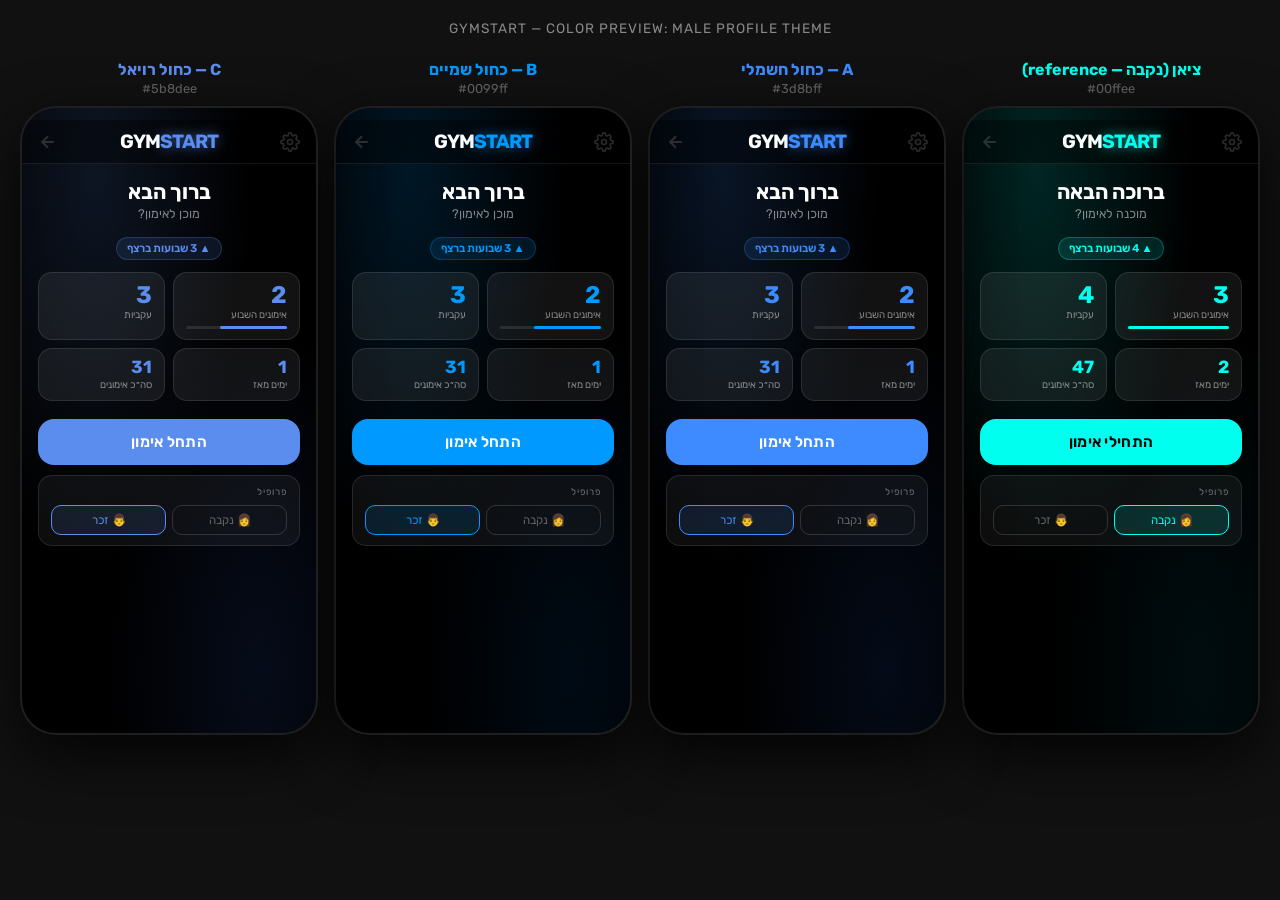
<file: color-preview.html>
<!DOCTYPE html>
<html lang="he" dir="rtl">
<head>
<meta charset="UTF-8">
<meta name="viewport" content="width=device-width, initial-scale=1.0">
<title>GymStart — Color Preview</title>
<link href="https://fonts.googleapis.com/css2?family=Rubik:wght@300;400;500;700&display=swap" rel="stylesheet">
<style>
* { box-sizing: border-box; margin: 0; padding: 0; }
body {
    font-family: 'Rubik', sans-serif;
    background: #111;
    color: #fff;
    padding: 20px;
    direction: rtl;
}
h2 {
    text-align: center;
    color: #888;
    font-size: 0.85rem;
    font-weight: 400;
    margin-bottom: 24px;
    letter-spacing: 1px;
    text-transform: uppercase;
}
.grid {
    display: grid;
    grid-template-columns: repeat(4, 1fr);
    gap: 16px;
    max-width: 1300px;
    margin: 0 auto;
}
@media (max-width: 900px) {
    .grid { grid-template-columns: repeat(2, 1fr); }
}
@media (max-width: 500px) {
    .grid { grid-template-columns: 1fr; }
}

/* ── Phone Frame ── */
.phone {
    background: #000;
    border-radius: 36px;
    overflow: hidden;
    border: 2px solid rgba(255,255,255,0.12);
    box-shadow: 0 20px 60px rgba(0,0,0,0.8);
    position: relative;
    aspect-ratio: 9/19;
    display: flex;
    flex-direction: column;
}
.phone-label {
    text-align: center;
    margin-bottom: 10px;
    font-size: 0.8rem;
    color: #666;
}
.phone-label strong {
    display: block;
    font-size: 1rem;
    margin-bottom: 2px;
}

/* ── Ambient bg layer ── */
.ambient {
    position: absolute; inset: 0; z-index: 0; pointer-events: none;
}

/* ── Content ── */
.phone-inner {
    position: relative; z-index: 1;
    display: flex; flex-direction: column;
    height: 100%; padding: 0;
}

/* navbar */
.navbar {
    display: flex; justify-content: space-between; align-items: center;
    height: 44px; padding: 0 16px; flex-shrink: 0;
    background: rgba(0,0,0,0.35);
    backdrop-filter: blur(24px);
    border-bottom: 1px solid rgba(255,255,255,0.08);
    margin-top: 12px;
}
.logo { font-weight: 700; font-size: 1.2rem; letter-spacing: -1px; flex:1; text-align:center; }
.icon { width: 20px; height: 20px; opacity: 0.4; }

/* screen content */
.screen { padding: 16px; flex: 1; overflow: hidden; }

.hero { text-align: center; margin-bottom: 16px; }
.hero h1 { font-size: 1.3rem; font-weight: 700; margin-bottom: 2px; }
.hero p  { font-size: 0.78rem; opacity: 0.5; }

/* stats cards */
.stats-row { display: flex; gap: 8px; margin-bottom: 8px; }
.stat-card {
    flex: 1; padding: 10px 12px; border-radius: 14px;
    background: rgba(255,255,255,0.07);
    border: 1px solid rgba(255,255,255,0.1);
}
.stat-val { font-size: 1.5rem; font-weight: 700; line-height: 1; margin-bottom: 2px; }
.stat-label { font-size: 0.62rem; opacity: 0.5; }
.progress-wrap { height: 3px; background: rgba(255,255,255,0.1); border-radius: 2px; margin-top: 6px; }
.progress-fill { height: 100%; border-radius: 2px; width: 60%; }

/* big button */
.btn-main {
    width: 100%; padding: 14px; border-radius: 16px; border: none;
    font-family: 'Rubik', sans-serif; font-size: 0.95rem; font-weight: 600;
    cursor: pointer; margin-top: 10px;
    letter-spacing: 0.3px;
}

/* admin panel peek */
.admin-peek {
    margin-top: 10px;
    background: rgba(255,255,255,0.05);
    border: 1px solid rgba(255,255,255,0.1);
    border-radius: 14px; padding: 10px 12px;
}
.admin-peek-label { font-size: 0.6rem; opacity: 0.4; margin-bottom: 8px; letter-spacing: 1px; text-transform: uppercase; }
.profile-toggle { display: flex; gap: 6px; }
.profile-btn {
    flex: 1; padding: 7px 4px; border-radius: 10px; font-family: 'Rubik', sans-serif;
    font-size: 0.72rem; cursor: pointer; border: 1.5px solid;
}

/* streak badge */
.streak {
    display: inline-flex; align-items: center; gap: 4px;
    padding: 4px 10px; border-radius: 20px; font-size: 0.7rem;
    font-weight: 600; margin-bottom: 12px;
}

/* ════════════════════════════════════════ */
/* FEMALE (reference)                       */
/* ════════════════════════════════════════ */
.female .ambient {
    background:
        radial-gradient(ellipse at 25% 10%, rgba(0,255,238,0.15) 0%, transparent 50%),
        radial-gradient(ellipse at 80% 90%, rgba(0,100,120,0.13) 0%, transparent 45%);
}
.female .logo .hl { color: #00ffee; filter: drop-shadow(0 0 6px rgba(0,255,238,0.6)); }
.female .stat-val { color: #00ffee; }
.female .progress-fill { background: #00ffee; }
.female .btn-main { background: #00ffee; color: #000; }
.female .streak { background: rgba(0,255,238,0.12); color: #00ffee; border: 1px solid rgba(0,255,238,0.25); }
.female .profile-btn.active { border-color: #00ffee; background: rgba(0,255,238,0.12); color: #00ffee; }
.female .profile-btn.inactive { border-color: rgba(255,255,255,0.15); background: transparent; color: #666; }

/* ════════════════════════════════════════ */
/* OPTION A — #3d8bff Electric Blue         */
/* ════════════════════════════════════════ */
.optA .ambient {
    background:
        radial-gradient(ellipse at 25% 10%, rgba(61,139,255,0.15) 0%, transparent 50%),
        radial-gradient(ellipse at 80% 90%, rgba(30,80,180,0.13) 0%, transparent 45%);
}
.optA .logo .hl { color: #3d8bff; filter: drop-shadow(0 0 6px rgba(61,139,255,0.6)); }
.optA .stat-val { color: #3d8bff; }
.optA .progress-fill { background: #3d8bff; }
.optA .btn-main { background: #3d8bff; color: #fff; }
.optA .streak { background: rgba(61,139,255,0.12); color: #3d8bff; border: 1px solid rgba(61,139,255,0.25); }
.optA .profile-btn.active { border-color: #3d8bff; background: rgba(61,139,255,0.12); color: #3d8bff; }
.optA .profile-btn.inactive { border-color: rgba(255,255,255,0.15); background: transparent; color: #666; }

/* ════════════════════════════════════════ */
/* OPTION B — #0099ff Sky Blue              */
/* ════════════════════════════════════════ */
.optB .ambient {
    background:
        radial-gradient(ellipse at 25% 10%, rgba(0,153,255,0.15) 0%, transparent 50%),
        radial-gradient(ellipse at 80% 90%, rgba(0,80,160,0.13) 0%, transparent 45%);
}
.optB .logo .hl { color: #0099ff; filter: drop-shadow(0 0 6px rgba(0,153,255,0.6)); }
.optB .stat-val { color: #0099ff; }
.optB .progress-fill { background: #0099ff; }
.optB .btn-main { background: #0099ff; color: #fff; }
.optB .streak { background: rgba(0,153,255,0.12); color: #0099ff; border: 1px solid rgba(0,153,255,0.25); }
.optB .profile-btn.active { border-color: #0099ff; background: rgba(0,153,255,0.12); color: #0099ff; }
.optB .profile-btn.inactive { border-color: rgba(255,255,255,0.15); background: transparent; color: #666; }

/* ════════════════════════════════════════ */
/* OPTION C — #5b8dee Royal Blue            */
/* ════════════════════════════════════════ */
.optC .ambient {
    background:
        radial-gradient(ellipse at 25% 10%, rgba(91,141,238,0.15) 0%, transparent 50%),
        radial-gradient(ellipse at 80% 90%, rgba(50,90,200,0.13) 0%, transparent 45%);
}
.optC .logo .hl { color: #5b8dee; filter: drop-shadow(0 0 6px rgba(91,141,238,0.6)); }
.optC .stat-val { color: #5b8dee; }
.optC .progress-fill { background: #5b8dee; }
.optC .btn-main { background: #5b8dee; color: #fff; }
.optC .streak { background: rgba(91,141,238,0.12); color: #5b8dee; border: 1px solid rgba(91,141,238,0.25); }
.optC .profile-btn.active { border-color: #5b8dee; background: rgba(91,141,238,0.12); color: #5b8dee; }
.optC .profile-btn.inactive { border-color: rgba(255,255,255,0.15); background: transparent; color: #666; }
</style>
</head>
<body>

<h2>GymStart — Color Preview: Male Profile Theme</h2>

<div class="grid">

    <!-- FEMALE REFERENCE -->
    <div>
        <div class="phone-label">
            <strong style="color:#00ffee;">ציאן (נקבה — reference)</strong>
            <span>#00ffee</span>
        </div>
        <div class="phone female">
            <div class="ambient"></div>
            <div class="phone-inner">
                <div class="navbar">
                    <svg class="icon" viewBox="0 0 24 24" fill="none" stroke="#666" stroke-width="2"><circle cx="12" cy="12" r="3"/><path d="M19.4 15a1.65 1.65 0 0 0 .33 1.82l.06.06a2 2 0 0 1-2.83 2.83l-.06-.06a1.65 1.65 0 0 0-1.82-.33 1.65 1.65 0 0 0-1 1.51V21a2 2 0 0 1-4 0v-.09A1.65 1.65 0 0 0 9 19.4a1.65 1.65 0 0 0-1.82.33l-.06.06a2 2 0 0 1-2.83-2.83l.06-.06A1.65 1.65 0 0 0 4.68 15a1.65 1.65 0 0 0-1.51-1H3a2 2 0 0 1 0-4h.09A1.65 1.65 0 0 0 5 9a1.65 1.65 0 0 0-.33-1.82l-.06-.06a2 2 0 0 1 2.83-2.83l.06.06A1.65 1.65 0 0 0 9 4.68a1.65 1.65 0 0 0 1-1.51V3a2 2 0 0 1 4 0v.09a1.65 1.65 0 0 0 1 1.51 1.65 1.65 0 0 0 1.82-.33l.06-.06a2 2 0 0 1 2.83 2.83l-.06.06A1.65 1.65 0 0 0 19.4 9a1.65 1.65 0 0 0 1.51 1H21a2 2 0 0 1 0 4h-.09a1.65 1.65 0 0 0-1.51 1z"/></svg>
                    <div class="logo">GYM<span class="hl">START</span></div>
                    <svg class="icon" viewBox="0 0 24 24" fill="none" stroke="#666" stroke-width="2.5"><path d="M19 12H5M12 19l-7-7 7-7"/></svg>
                </div>
                <div class="screen">
                    <div class="hero">
                        <h1>ברוכה הבאה</h1>
                        <p>מוכנה לאימון?</p>
                    </div>
                    <div style="text-align:center;">
                        <div class="streak">▲ 4 שבועות ברצף</div>
                    </div>
                    <div class="stats-row">
                        <div class="stat-card">
                            <div class="stat-val">3</div>
                            <div class="stat-label">אימונים השבוע</div>
                            <div class="progress-wrap"><div class="progress-fill" style="width:100%"></div></div>
                        </div>
                        <div class="stat-card">
                            <div class="stat-val">4</div>
                            <div class="stat-label">עקביות</div>
                        </div>
                    </div>
                    <div class="stats-row">
                        <div class="stat-card">
                            <div class="stat-val" style="font-size:1.1rem;">2</div>
                            <div class="stat-label">ימים מאז</div>
                        </div>
                        <div class="stat-card">
                            <div class="stat-val" style="font-size:1.1rem;">47</div>
                            <div class="stat-label">סה״כ אימונים</div>
                        </div>
                    </div>
                    <button class="btn-main">התחילי אימון</button>
                    <div class="admin-peek">
                        <div class="admin-peek-label">פרופיל</div>
                        <div class="profile-toggle">
                            <button class="profile-btn active">👩 נקבה</button>
                            <button class="profile-btn inactive">👨 זכר</button>
                        </div>
                    </div>
                </div>
            </div>
        </div>
    </div>

    <!-- OPTION A -->
    <div>
        <div class="phone-label">
            <strong style="color:#3d8bff;">A — כחול חשמלי</strong>
            <span>#3d8bff</span>
        </div>
        <div class="phone optA">
            <div class="ambient"></div>
            <div class="phone-inner">
                <div class="navbar">
                    <svg class="icon" viewBox="0 0 24 24" fill="none" stroke="#666" stroke-width="2"><circle cx="12" cy="12" r="3"/><path d="M19.4 15a1.65 1.65 0 0 0 .33 1.82l.06.06a2 2 0 0 1-2.83 2.83l-.06-.06a1.65 1.65 0 0 0-1.82-.33 1.65 1.65 0 0 0-1 1.51V21a2 2 0 0 1-4 0v-.09A1.65 1.65 0 0 0 9 19.4a1.65 1.65 0 0 0-1.82.33l-.06.06a2 2 0 0 1-2.83-2.83l.06-.06A1.65 1.65 0 0 0 4.68 15a1.65 1.65 0 0 0-1.51-1H3a2 2 0 0 1 0-4h.09A1.65 1.65 0 0 0 5 9a1.65 1.65 0 0 0-.33-1.82l-.06-.06a2 2 0 0 1 2.83-2.83l.06.06A1.65 1.65 0 0 0 9 4.68a1.65 1.65 0 0 0 1-1.51V3a2 2 0 0 1 4 0v.09a1.65 1.65 0 0 0 1 1.51 1.65 1.65 0 0 0 1.82-.33l.06-.06a2 2 0 0 1 2.83 2.83l-.06.06A1.65 1.65 0 0 0 19.4 9a1.65 1.65 0 0 0 1.51 1H21a2 2 0 0 1 0 4h-.09a1.65 1.65 0 0 0-1.51 1z"/></svg>
                    <div class="logo">GYM<span class="hl">START</span></div>
                    <svg class="icon" viewBox="0 0 24 24" fill="none" stroke="#666" stroke-width="2.5"><path d="M19 12H5M12 19l-7-7 7-7"/></svg>
                </div>
                <div class="screen">
                    <div class="hero">
                        <h1>ברוך הבא</h1>
                        <p>מוכן לאימון?</p>
                    </div>
                    <div style="text-align:center;">
                        <div class="streak">▲ 3 שבועות ברצף</div>
                    </div>
                    <div class="stats-row">
                        <div class="stat-card">
                            <div class="stat-val">2</div>
                            <div class="stat-label">אימונים השבוע</div>
                            <div class="progress-wrap"><div class="progress-fill" style="width:66%"></div></div>
                        </div>
                        <div class="stat-card">
                            <div class="stat-val">3</div>
                            <div class="stat-label">עקביות</div>
                        </div>
                    </div>
                    <div class="stats-row">
                        <div class="stat-card">
                            <div class="stat-val" style="font-size:1.1rem;">1</div>
                            <div class="stat-label">ימים מאז</div>
                        </div>
                        <div class="stat-card">
                            <div class="stat-val" style="font-size:1.1rem;">31</div>
                            <div class="stat-label">סה״כ אימונים</div>
                        </div>
                    </div>
                    <button class="btn-main">התחל אימון</button>
                    <div class="admin-peek">
                        <div class="admin-peek-label">פרופיל</div>
                        <div class="profile-toggle">
                            <button class="profile-btn inactive">👩 נקבה</button>
                            <button class="profile-btn active">👨 זכר</button>
                        </div>
                    </div>
                </div>
            </div>
        </div>
    </div>

    <!-- OPTION B -->
    <div>
        <div class="phone-label">
            <strong style="color:#0099ff;">B — כחול שמיים</strong>
            <span>#0099ff</span>
        </div>
        <div class="phone optB">
            <div class="ambient"></div>
            <div class="phone-inner">
                <div class="navbar">
                    <svg class="icon" viewBox="0 0 24 24" fill="none" stroke="#666" stroke-width="2"><circle cx="12" cy="12" r="3"/><path d="M19.4 15a1.65 1.65 0 0 0 .33 1.82l.06.06a2 2 0 0 1-2.83 2.83l-.06-.06a1.65 1.65 0 0 0-1.82-.33 1.65 1.65 0 0 0-1 1.51V21a2 2 0 0 1-4 0v-.09A1.65 1.65 0 0 0 9 19.4a1.65 1.65 0 0 0-1.82.33l-.06.06a2 2 0 0 1-2.83-2.83l.06-.06A1.65 1.65 0 0 0 4.68 15a1.65 1.65 0 0 0-1.51-1H3a2 2 0 0 1 0-4h.09A1.65 1.65 0 0 0 5 9a1.65 1.65 0 0 0-.33-1.82l-.06-.06a2 2 0 0 1 2.83-2.83l.06.06A1.65 1.65 0 0 0 9 4.68a1.65 1.65 0 0 0 1-1.51V3a2 2 0 0 1 4 0v.09a1.65 1.65 0 0 0 1 1.51 1.65 1.65 0 0 0 1.82-.33l.06-.06a2 2 0 0 1 2.83 2.83l-.06.06A1.65 1.65 0 0 0 19.4 9a1.65 1.65 0 0 0 1.51 1H21a2 2 0 0 1 0 4h-.09a1.65 1.65 0 0 0-1.51 1z"/></svg>
                    <div class="logo">GYM<span class="hl">START</span></div>
                    <svg class="icon" viewBox="0 0 24 24" fill="none" stroke="#666" stroke-width="2.5"><path d="M19 12H5M12 19l-7-7 7-7"/></svg>
                </div>
                <div class="screen">
                    <div class="hero">
                        <h1>ברוך הבא</h1>
                        <p>מוכן לאימון?</p>
                    </div>
                    <div style="text-align:center;">
                        <div class="streak">▲ 3 שבועות ברצף</div>
                    </div>
                    <div class="stats-row">
                        <div class="stat-card">
                            <div class="stat-val">2</div>
                            <div class="stat-label">אימונים השבוע</div>
                            <div class="progress-wrap"><div class="progress-fill" style="width:66%"></div></div>
                        </div>
                        <div class="stat-card">
                            <div class="stat-val">3</div>
                            <div class="stat-label">עקביות</div>
                        </div>
                    </div>
                    <div class="stats-row">
                        <div class="stat-card">
                            <div class="stat-val" style="font-size:1.1rem;">1</div>
                            <div class="stat-label">ימים מאז</div>
                        </div>
                        <div class="stat-card">
                            <div class="stat-val" style="font-size:1.1rem;">31</div>
                            <div class="stat-label">סה״כ אימונים</div>
                        </div>
                    </div>
                    <button class="btn-main">התחל אימון</button>
                    <div class="admin-peek">
                        <div class="admin-peek-label">פרופיל</div>
                        <div class="profile-toggle">
                            <button class="profile-btn inactive">👩 נקבה</button>
                            <button class="profile-btn active">👨 זכר</button>
                        </div>
                    </div>
                </div>
            </div>
        </div>
    </div>

    <!-- OPTION C -->
    <div>
        <div class="phone-label">
            <strong style="color:#5b8dee;">C — כחול רויאל</strong>
            <span>#5b8dee</span>
        </div>
        <div class="phone optC">
            <div class="ambient"></div>
            <div class="phone-inner">
                <div class="navbar">
                    <svg class="icon" viewBox="0 0 24 24" fill="none" stroke="#666" stroke-width="2"><circle cx="12" cy="12" r="3"/><path d="M19.4 15a1.65 1.65 0 0 0 .33 1.82l.06.06a2 2 0 0 1-2.83 2.83l-.06-.06a1.65 1.65 0 0 0-1.82-.33 1.65 1.65 0 0 0-1 1.51V21a2 2 0 0 1-4 0v-.09A1.65 1.65 0 0 0 9 19.4a1.65 1.65 0 0 0-1.82.33l-.06.06a2 2 0 0 1-2.83-2.83l.06-.06A1.65 1.65 0 0 0 4.68 15a1.65 1.65 0 0 0-1.51-1H3a2 2 0 0 1 0-4h.09A1.65 1.65 0 0 0 5 9a1.65 1.65 0 0 0-.33-1.82l-.06-.06a2 2 0 0 1 2.83-2.83l.06.06A1.65 1.65 0 0 0 9 4.68a1.65 1.65 0 0 0 1-1.51V3a2 2 0 0 1 4 0v.09a1.65 1.65 0 0 0 1 1.51 1.65 1.65 0 0 0 1.82-.33l.06-.06a2 2 0 0 1 2.83 2.83l-.06.06A1.65 1.65 0 0 0 19.4 9a1.65 1.65 0 0 0 1.51 1H21a2 2 0 0 1 0 4h-.09a1.65 1.65 0 0 0-1.51 1z"/></svg>
                    <div class="logo">GYM<span class="hl">START</span></div>
                    <svg class="icon" viewBox="0 0 24 24" fill="none" stroke="#666" stroke-width="2.5"><path d="M19 12H5M12 19l-7-7 7-7"/></svg>
                </div>
                <div class="screen">
                    <div class="hero">
                        <h1>ברוך הבא</h1>
                        <p>מוכן לאימון?</p>
                    </div>
                    <div style="text-align:center;">
                        <div class="streak">▲ 3 שבועות ברצף</div>
                    </div>
                    <div class="stats-row">
                        <div class="stat-card">
                            <div class="stat-val">2</div>
                            <div class="stat-label">אימונים השבוע</div>
                            <div class="progress-wrap"><div class="progress-fill" style="width:66%"></div></div>
                        </div>
                        <div class="stat-card">
                            <div class="stat-val">3</div>
                            <div class="stat-label">עקביות</div>
                        </div>
                    </div>
                    <div class="stats-row">
                        <div class="stat-card">
                            <div class="stat-val" style="font-size:1.1rem;">1</div>
                            <div class="stat-label">ימים מאז</div>
                        </div>
                        <div class="stat-card">
                            <div class="stat-val" style="font-size:1.1rem;">31</div>
                            <div class="stat-label">סה״כ אימונים</div>
                        </div>
                    </div>
                    <button class="btn-main">התחל אימון</button>
                    <div class="admin-peek">
                        <div class="admin-peek-label">פרופיל</div>
                        <div class="profile-toggle">
                            <button class="profile-btn inactive">👩 נקבה</button>
                            <button class="profile-btn active">👨 זכר</button>
                        </div>
                    </div>
                </div>
            </div>
        </div>
    </div>

</div>

</body>
</html>
</file>
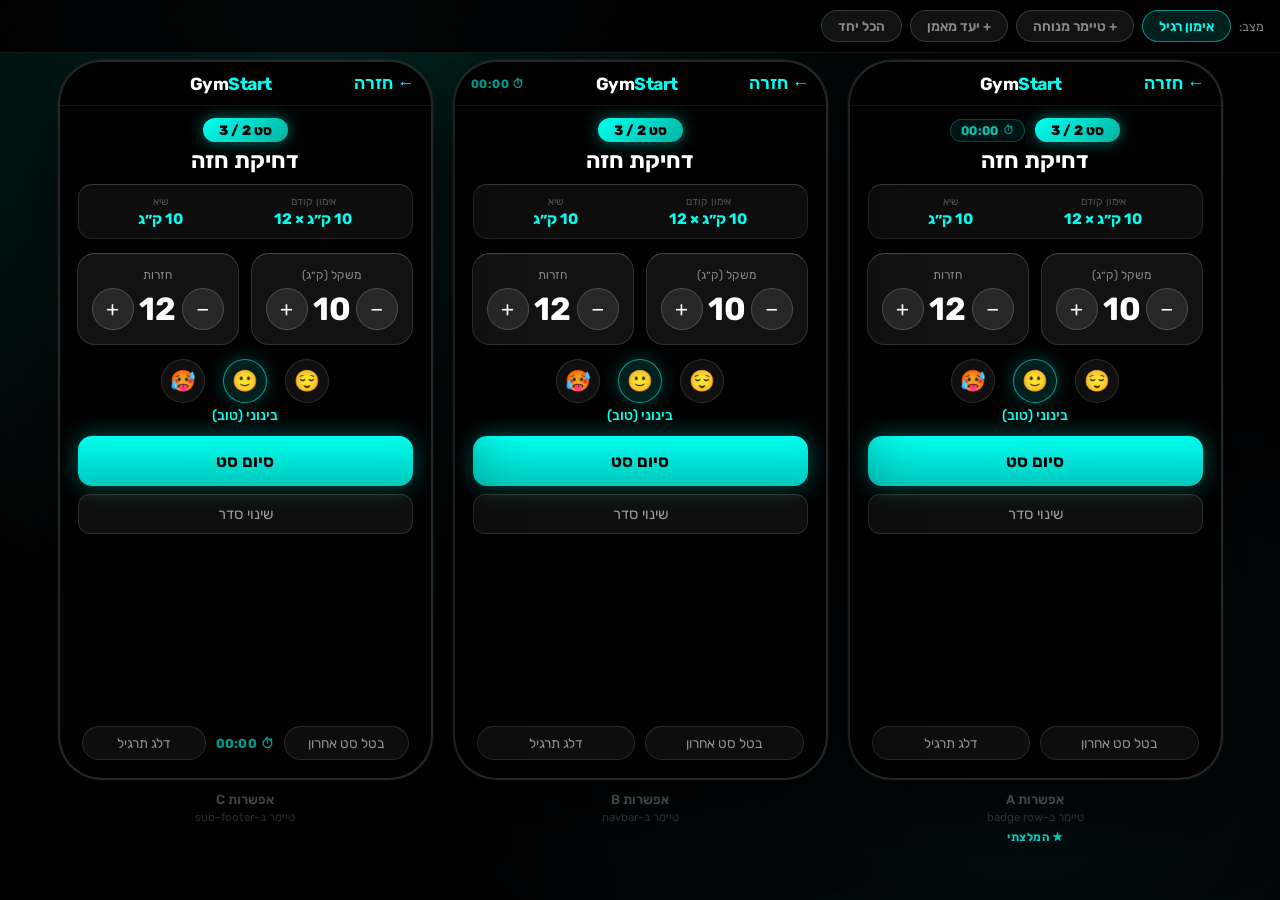
<file: mockup-timer.html>
<!DOCTYPE html>
<html lang="he" dir="rtl">
<head>
<meta charset="UTF-8">
<meta name="viewport" content="width=device-width, initial-scale=1.0, maximum-scale=1.0, user-scalable=no">
<title>מוקאפ — טיימר אימון</title>
<link href="https://fonts.googleapis.com/css2?family=Rubik:wght@300;400;500;700;800&display=swap" rel="stylesheet">
<style>
:root {
    --bg: #000; --primary: #00ffee; --primary-dim: rgba(0,255,238,0.12);
    --primary-glow: rgba(0,255,238,0.3); --text: #fff;
    --text-sec: rgba(255,255,255,0.50); --border-dim: rgba(255,255,255,0.13);
    --border-top: rgba(255,255,255,0.22); --bg-card: rgba(255,255,255,0.08);
    --blur: blur(24px) saturate(200%); --radius: 16px; --font: 'Rubik', sans-serif;
}
* { box-sizing: border-box; margin: 0; padding: 0; font-family: var(--font); -webkit-tap-highlight-color: transparent; }
body {
    background: var(--bg); color: var(--text); direction: rtl; font-size: 16px;
    min-height: 100vh; overflow-x: hidden;
}
body::before {
    content: ''; position: fixed; inset: 0; z-index: 0; pointer-events: none;
    background:
        radial-gradient(ellipse at 25% 10%, rgba(0,255,238,0.15) 0%, transparent 50%),
        radial-gradient(ellipse at 80% 90%, rgba(0,100,120,0.13) 0%, transparent 45%);
}

/* ── Selector ── */
.selector-bar {
    position: fixed; top: 0; left: 0; right: 0; z-index: 100;
    background: rgba(0,0,0,0.85); backdrop-filter: blur(20px);
    border-bottom: 1px solid rgba(255,255,255,0.08);
    padding: 10px 16px; display: flex; gap: 8px; align-items: center;
    overflow-x: auto;
}
.sel-btn {
    background: rgba(255,255,255,0.07); border: 1px solid rgba(255,255,255,0.15);
    color: var(--text-sec); border-radius: 20px; padding: 7px 16px;
    font-size: 0.85rem; font-weight: 600; cursor: pointer; white-space: nowrap;
    transition: 0.2s; font-family: var(--font);
}
.sel-btn.active {
    background: var(--primary-dim); border-color: rgba(0,255,238,0.5);
    color: var(--primary);
}
.sel-label { font-size: 0.78rem; color: var(--text-sec); white-space: nowrap; }

/* ── Page layout ── */
.page { padding-top: 60px; display: flex; gap: 20px; justify-content: center; flex-wrap: wrap; padding-bottom: 40px; position: relative; z-index: 1; }

/* ── Phone frame ── */
.phone {
    width: 375px; height: 720px; border-radius: 44px;
    border: 2px solid rgba(255,255,255,0.15);
    overflow: hidden; position: relative; flex-shrink: 0;
    background: #000;
    box-shadow: 0 30px 80px rgba(0,0,0,0.8), 0 0 0 1px rgba(255,255,255,0.05);
}
.phone-label {
    text-align: center; margin-top: 12px; font-size: 0.82rem;
    color: var(--text-sec); font-weight: 600;
}
.phone-sublabel { text-align: center; font-size: 0.72rem; color: rgba(255,255,255,0.25); margin-top: 3px; }

/* ── Navbar ── */
.navbar {
    display: flex; justify-content: space-between; align-items: center;
    height: 44px; padding: 0 16px; flex-shrink: 0;
    background: rgba(0,0,0,0.35); backdrop-filter: blur(24px);
    border-bottom: 1px solid rgba(255,255,255,0.08);
}
.nav-back { color: var(--primary); font-size: 1.1rem; font-weight: 600; }
.nav-logo { font-weight: 700; font-size: 1.1rem; letter-spacing: -0.5px; }
.nav-logo span { color: var(--primary); }
.nav-right { width: 32px; }

/* ── Badge row ── */
.badge-row {
    display: flex; justify-content: center; align-items: center;
    gap: 10px; margin-bottom: 5px; position: relative;
}
.badge {
    background: linear-gradient(135deg, var(--primary), rgba(0,200,180,0.9));
    color: black; font-weight: 800; padding: 4px 16px; border-radius: 20px;
    font-size: 0.85rem; display: inline-block;
    box-shadow: 0 0 16px rgba(0,255,238,0.45);
}

/* ── Workout timer chips ── */
.wt-chip-badge {
    background: rgba(0,255,238,0.08); border: 1px solid rgba(0,255,238,0.2);
    border-radius: 16px; padding: 3px 10px; font-size: 0.78rem;
    color: rgba(0,255,238,0.75); font-weight: 700; font-variant-numeric: tabular-nums;
    display: flex; align-items: center; gap: 4px; letter-spacing: 0.3px;
}
.wt-chip-badge .wt-icon { font-size: 0.7rem; opacity: 0.7; }

.wt-nav {
    font-size: 0.75rem; color: rgba(0,255,238,0.6); font-weight: 700;
    font-variant-numeric: tabular-nums; letter-spacing: 0.5px;
    display: flex; align-items: center; gap: 3px;
}

.wt-footer {
    font-size: 0.82rem; color: rgba(0,255,238,0.6); font-weight: 700;
    font-variant-numeric: tabular-nums; letter-spacing: 0.3px;
    display: flex; align-items: center; gap: 4px;
}

/* ── Ex name ── */
.ex-name { font-size: 1.4rem; font-weight: 700; text-align: center; }

/* ── Target banner ── */
.target-banner {
    display: flex; align-items: center; justify-content: center; gap: 10px;
    background: rgba(0,255,238,0.07); border: 1px solid rgba(0,255,238,0.28);
    border-radius: 12px; padding: 8px 14px; margin-top: 8px;
}
.tb-label { font-size: 0.75rem; color: rgba(0,255,238,0.6); font-weight: 600; }
.tb-divider { width: 1px; height: 16px; background: rgba(0,255,238,0.2); }
.tb-value { font-size: 0.92rem; font-weight: 700; color: var(--primary); }

/* ── Stats strip ── */
.stats-strip {
    display: flex; align-items: center; background: rgba(255,255,255,0.05);
    border: 1px solid rgba(255,255,255,0.10); border-top-color: rgba(255,255,255,0.18);
    border-radius: 14px; padding: 10px 14px; margin-top: 10px; min-height: 52px;
    justify-content: space-around; backdrop-filter: blur(16px);
}
.strip-sec { display: flex; flex-direction: column; align-items: center; gap: 2px; }
.strip-lbl { font-size: 0.65rem; color: rgba(255,255,255,0.3); }
.strip-val { font-size: 0.95rem; font-weight: 700; color: var(--primary); }

/* ── Input cards ── */
.inputs-row { display: flex; gap: 12px; }
.input-card {
    flex: 1; background: rgba(255,255,255,0.07);
    border: 1px solid var(--border-dim); border-top-color: var(--border-top);
    border-radius: 18px; padding: 14px; text-align: center;
    backdrop-filter: var(--blur);
}
.input-label { font-size: 0.75rem; color: var(--text-sec); }
.stepper-row { display: flex; align-items: center; justify-content: space-between; margin-top: 6px; }
.stepper-btn {
    width: 42px; height: 42px; border-radius: 50%;
    background: rgba(255,255,255,0.09); border: 1px solid rgba(255,255,255,0.18);
    color: #fff; font-size: 1.3rem; cursor: pointer; display: flex;
    align-items: center; justify-content: center;
}
.stepper-val { font-size: 2rem; font-weight: 700; min-width: 48px; text-align: center; line-height: 1; }

/* ── Feel ── */
.feeling-row { display: flex; justify-content: center; gap: 18px; margin-bottom: 4px; }
.feel-btn {
    width: 44px; height: 44px; border-radius: 50%; font-size: 1.3rem;
    background: rgba(255,255,255,0.06); border: 1px solid rgba(255,255,255,0.12);
    display: flex; align-items: center; justify-content: center; cursor: pointer;
}
.feel-btn.selected {
    border-color: rgba(0,255,238,0.55); background: rgba(0,255,238,0.12);
    box-shadow: 0 0 18px rgba(0,255,238,0.25);
}
.feel-label { text-align: center; color: var(--primary); font-size: 0.88rem; font-weight: 500; }

/* ── Action btn ── */
.btn-primary {
    background: linear-gradient(180deg, #00ffee 0%, #00c8be 100%);
    color: #000; border: none; border-radius: 14px;
    padding: 15px; font-weight: 700; font-size: 1.05rem;
    width: 100%; cursor: pointer; font-family: var(--font);
    box-shadow: 0 0 24px rgba(0,255,238,0.35);
}
.btn-quiet {
    background: rgba(255,255,255,0.06); border: 1px solid rgba(255,255,255,0.12);
    color: rgba(255,255,255,0.6); width: 100%; padding: 10px 16px;
    font-size: 0.92rem; cursor: pointer; font-family: var(--font);
    border-radius: 12px; text-align: center; margin-top: 8px;
}

/* ── Rest timer ── */
.rest-box { display: flex; flex-direction: column; align-items: center; }
.circular-timer { width: 140px; height: 140px; position: relative; }
.circular-timer svg { width: 100%; height: 100%; transform: rotate(-90deg); }
.bg-ring { stroke: rgba(255,255,255,0.06); stroke-width: 8; fill: none; }
.prog-ring {
    stroke: var(--primary); stroke-width: 8; fill: none;
    stroke-dasharray: 408; stroke-dashoffset: 150; stroke-linecap: round;
    filter: drop-shadow(0 0 6px rgba(0,255,238,0.5));
}
.timer-text {
    position: absolute; inset: 0; display: flex; align-items: center;
    justify-content: center; font-size: 1.5rem; font-weight: 700;
    font-variant-numeric: tabular-nums;
}
.rest-caption { font-size: 0.8rem; color: var(--text-sec); margin-top: 6px; }

/* ── Sub footer ── */
.sub-footer {
    margin-top: auto; display: flex; justify-content: space-between;
    padding: 10px 4px 4px; gap: 10px;
}
.text-link {
    background: rgba(255,255,255,0.05); border: 1px solid rgba(255,255,255,0.11);
    color: rgba(255,255,255,0.55); border-radius: 22px; padding: 8px 16px;
    font-size: 0.85rem; font-family: var(--font); flex: 1; text-align: center;
}

/* ── Screen inner ── */
.screen-inner {
    height: calc(100% - 44px); display: flex; flex-direction: column;
    padding: 12px 18px; padding-bottom: 14px; overflow: hidden;
}
.header-sec { flex-shrink: 0; text-align: center; margin-bottom: 14px; }
.workspace { flex-shrink: 0; margin-bottom: 14px; }
.controls-area { display: flex; flex-direction: column; gap: 12px; margin-bottom: 14px; }

/* ── Highlight overlay on active option ── */
.phone.highlighted { box-shadow: 0 0 0 3px var(--primary), 0 30px 80px rgba(0,0,0,0.8); }
.recommended-tag {
    text-align: center; font-size: 0.72rem; color: var(--primary);
    font-weight: 700; margin-top: 6px; letter-spacing: 0.5px;
}

/* ── Toggle rest ── */
.toggle-bar {
    display: flex; gap: 8px; align-items: center;
    justify-content: center; padding: 8px 16px 0;
}
.toggle-btn {
    background: rgba(255,255,255,0.07); border: 1px solid rgba(255,255,255,0.15);
    color: var(--text-sec); border-radius: 20px; padding: 6px 14px;
    font-size: 0.8rem; font-weight: 600; cursor: pointer; font-family: var(--font);
    transition: 0.2s;
}
.toggle-btn.on { background: rgba(0,255,238,0.1); border-color: rgba(0,255,238,0.4); color: var(--primary); }
</style>
</head>
<body>

<div class="selector-bar">
    <span class="sel-label">מצב:</span>
    <button class="sel-btn active" onclick="setMode('normal')">אימון רגיל</button>
    <button class="sel-btn" onclick="setMode('rest')">+ טיימר מנוחה</button>
    <button class="sel-btn" onclick="setMode('target')">+ יעד מאמן</button>
    <button class="sel-btn" onclick="setMode('full')">הכל יחד</button>
</div>

<div class="page">

    <!-- OPTION A -->
    <div>
        <div class="phone" id="phone-a">
            <div class="navbar">
                <span class="nav-back">← חזרה</span>
                <span class="nav-logo">Gym<span>Start</span></span>
                <span class="nav-right"></span>
            </div>
            <div class="screen-inner">
                <div class="header-sec">
                    <div class="badge-row">
                        <span class="badge" id="badge-a">סט 2 / 3</span>
                        <span class="wt-chip-badge"><span class="wt-icon">⏱</span><span class="wt-display-a">00:00</span></span>
                    </div>
                    <div class="ex-name">דחיקת חזה</div>
                    <div id="target-a" style="display:none;">
                        <div class="target-banner">
                            <span class="tb-label">יעד מאמן</span>
                            <span class="tb-divider"></span>
                            <span class="tb-value">12 ק״ג × 10 חז'</span>
                        </div>
                    </div>
                    <div class="stats-strip">
                        <div class="strip-sec"><div class="strip-lbl">אימון קודם</div><div class="strip-val">10 ק״ג × 12</div></div>
                        <div class="strip-sec"><div class="strip-lbl">שיא</div><div class="strip-val">10 ק״ג</div></div>
                    </div>
                </div>
                <div class="workspace" id="ws-a">
                    <div class="inputs-row">
                        <div class="input-card">
                            <div class="input-label">משקל (ק״ג)</div>
                            <div class="stepper-row">
                                <div class="stepper-btn">−</div>
                                <div class="stepper-val">10</div>
                                <div class="stepper-btn">+</div>
                            </div>
                        </div>
                        <div class="input-card">
                            <div class="input-label">חזרות</div>
                            <div class="stepper-row">
                                <div class="stepper-btn">−</div>
                                <div class="stepper-val">12</div>
                                <div class="stepper-btn">+</div>
                            </div>
                        </div>
                    </div>
                </div>
                <div class="controls-area">
                    <div>
                        <div class="feeling-row">
                            <div class="feel-btn">😌</div>
                            <div class="feel-btn selected">🙂</div>
                            <div class="feel-btn">🥵</div>
                        </div>
                        <div class="feel-label">בינוני (טוב)</div>
                    </div>
                    <div id="action-a">
                        <button class="btn-primary">סיום סט</button>
                        <button class="btn-quiet">שינוי סדר</button>
                    </div>
                    <div id="rest-a" class="rest-box" style="display:none;">
                        <div class="circular-timer">
                            <svg viewBox="0 0 150 150">
                                <circle class="bg-ring" cx="75" cy="75" r="65"></circle>
                                <circle class="prog-ring" cx="75" cy="75" r="65"></circle>
                            </svg>
                            <div class="timer-text" id="rest-val-a">01:10</div>
                        </div>
                        <div class="rest-caption">זמן מנוחה</div>
                    </div>
                </div>
                <div class="sub-footer">
                    <div class="text-link">בטל סט אחרון</div>
                    <div class="text-link">דלג תרגיל</div>
                </div>
            </div>
        </div>
        <div class="phone-label">אפשרות A</div>
        <div class="phone-sublabel">טיימר ב-badge row</div>
        <div class="recommended-tag" id="rec-a">★ המלצתי</div>
    </div>

    <!-- OPTION B -->
    <div>
        <div class="phone" id="phone-b">
            <div class="navbar">
                <span class="nav-back">← חזרה</span>
                <span class="nav-logo">Gym<span>Start</span></span>
                <span class="wt-nav">⏱ <span class="wt-display-b">00:00</span></span>
            </div>
            <div class="screen-inner">
                <div class="header-sec">
                    <div class="badge-row">
                        <span class="badge">סט 2 / 3</span>
                    </div>
                    <div class="ex-name">דחיקת חזה</div>
                    <div id="target-b" style="display:none;">
                        <div class="target-banner">
                            <span class="tb-label">יעד מאמן</span>
                            <span class="tb-divider"></span>
                            <span class="tb-value">12 ק״ג × 10 חז'</span>
                        </div>
                    </div>
                    <div class="stats-strip">
                        <div class="strip-sec"><div class="strip-lbl">אימון קודם</div><div class="strip-val">10 ק״ג × 12</div></div>
                        <div class="strip-sec"><div class="strip-lbl">שיא</div><div class="strip-val">10 ק״ג</div></div>
                    </div>
                </div>
                <div class="workspace" id="ws-b">
                    <div class="inputs-row">
                        <div class="input-card">
                            <div class="input-label">משקל (ק״ג)</div>
                            <div class="stepper-row">
                                <div class="stepper-btn">−</div>
                                <div class="stepper-val">10</div>
                                <div class="stepper-btn">+</div>
                            </div>
                        </div>
                        <div class="input-card">
                            <div class="input-label">חזרות</div>
                            <div class="stepper-row">
                                <div class="stepper-btn">−</div>
                                <div class="stepper-val">12</div>
                                <div class="stepper-btn">+</div>
                            </div>
                        </div>
                    </div>
                </div>
                <div class="controls-area">
                    <div>
                        <div class="feeling-row">
                            <div class="feel-btn">😌</div>
                            <div class="feel-btn selected">🙂</div>
                            <div class="feel-btn">🥵</div>
                        </div>
                        <div class="feel-label">בינוני (טוב)</div>
                    </div>
                    <div id="action-b">
                        <button class="btn-primary">סיום סט</button>
                        <button class="btn-quiet">שינוי סדר</button>
                    </div>
                    <div id="rest-b" class="rest-box" style="display:none;">
                        <div class="circular-timer">
                            <svg viewBox="0 0 150 150">
                                <circle class="bg-ring" cx="75" cy="75" r="65"></circle>
                                <circle class="prog-ring" cx="75" cy="75" r="65"></circle>
                            </svg>
                            <div class="timer-text" id="rest-val-b">01:10</div>
                        </div>
                        <div class="rest-caption">זמן מנוחה</div>
                    </div>
                </div>
                <div class="sub-footer">
                    <div class="text-link">בטל סט אחרון</div>
                    <div class="text-link">דלג תרגיל</div>
                </div>
            </div>
        </div>
        <div class="phone-label">אפשרות B</div>
        <div class="phone-sublabel">טיימר ב-navbar</div>
        <div class="recommended-tag" style="opacity:0;">-</div>
    </div>

    <!-- OPTION C -->
    <div>
        <div class="phone" id="phone-c">
            <div class="navbar">
                <span class="nav-back">← חזרה</span>
                <span class="nav-logo">Gym<span>Start</span></span>
                <span class="nav-right"></span>
            </div>
            <div class="screen-inner">
                <div class="header-sec">
                    <div class="badge-row">
                        <span class="badge">סט 2 / 3</span>
                    </div>
                    <div class="ex-name">דחיקת חזה</div>
                    <div id="target-c" style="display:none;">
                        <div class="target-banner">
                            <span class="tb-label">יעד מאמן</span>
                            <span class="tb-divider"></span>
                            <span class="tb-value">12 ק״ג × 10 חז'</span>
                        </div>
                    </div>
                    <div class="stats-strip">
                        <div class="strip-sec"><div class="strip-lbl">אימון קודם</div><div class="strip-val">10 ק״ג × 12</div></div>
                        <div class="strip-sec"><div class="strip-lbl">שיא</div><div class="strip-val">10 ק״ג</div></div>
                    </div>
                </div>
                <div class="workspace" id="ws-c">
                    <div class="inputs-row">
                        <div class="input-card">
                            <div class="input-label">משקל (ק״ג)</div>
                            <div class="stepper-row">
                                <div class="stepper-btn">−</div>
                                <div class="stepper-val">10</div>
                                <div class="stepper-btn">+</div>
                            </div>
                        </div>
                        <div class="input-card">
                            <div class="input-label">חזרות</div>
                            <div class="stepper-row">
                                <div class="stepper-btn">−</div>
                                <div class="stepper-val">12</div>
                                <div class="stepper-btn">+</div>
                            </div>
                        </div>
                    </div>
                </div>
                <div class="controls-area">
                    <div>
                        <div class="feeling-row">
                            <div class="feel-btn">😌</div>
                            <div class="feel-btn selected">🙂</div>
                            <div class="feel-btn">🥵</div>
                        </div>
                        <div class="feel-label">בינוני (טוב)</div>
                    </div>
                    <div id="action-c">
                        <button class="btn-primary">סיום סט</button>
                        <button class="btn-quiet">שינוי סדר</button>
                    </div>
                    <div id="rest-c" class="rest-box" style="display:none;">
                        <div class="circular-timer">
                            <svg viewBox="0 0 150 150">
                                <circle class="bg-ring" cx="75" cy="75" r="65"></circle>
                                <circle class="prog-ring" cx="75" cy="75" r="65"></circle>
                            </svg>
                            <div class="timer-text" id="rest-val-c">01:10</div>
                        </div>
                        <div class="rest-caption">זמן מנוחה</div>
                    </div>
                </div>
                <div class="sub-footer">
                    <div class="text-link">בטל סט אחרון</div>
                    <div class="wt-footer">⏱ <span class="wt-display-c">00:00</span></div>
                    <div class="text-link">דלג תרגיל</div>
                </div>
            </div>
        </div>
        <div class="phone-label">אפשרות C</div>
        <div class="phone-sublabel">טיימר ב-sub-footer</div>
        <div class="recommended-tag" style="opacity:0;">-</div>
    </div>

</div>

<script>
// ── Ticking workout timer ──────────────────────────────────────────────────
const startTime = Date.now();

function fmtTime(ms) {
    const tot = Math.floor(ms / 1000);
    const m = Math.floor(tot / 60);
    const s = tot % 60;
    return `${m < 10 ? '0'+m : m}:${s < 10 ? '0'+s : s}`;
}

// Animate rest timer ring
let restStart = null;
const REST_DUR = 90;
const MAX_OFFSET = 408;

function tick() {
    const elapsed = Date.now() - startTime;
    const str = fmtTime(elapsed);
    document.querySelectorAll('.wt-display-a, .wt-display-b, .wt-display-c').forEach(el => el.textContent = str);

    // rest timer
    if (restStart !== null) {
        const re = Math.floor((Date.now() - restStart) / 1000);
        const rm = Math.floor(re / 60), rs = re % 60;
        const restStr = `${rm<10?'0'+rm:rm}:${rs<10?'0'+rs:rs}`;
        ['rest-val-a','rest-val-b','rest-val-c'].forEach(id => {
            const el = document.getElementById(id);
            if (el) el.textContent = restStr;
        });
        const ratio = Math.min(re / REST_DUR, 1);
        const offset = MAX_OFFSET - MAX_OFFSET * ratio;
        document.querySelectorAll('.prog-ring').forEach(r => r.style.strokeDashoffset = offset);
    }
}
setInterval(tick, 250);

// ── Modes ──────────────────────────────────────────────────────────────────
let currentMode = 'normal';

function setMode(mode) {
    currentMode = mode;
    document.querySelectorAll('.sel-btn').forEach((b,i) => {
        b.classList.toggle('active', ['normal','rest','target','full'][i] === mode);
    });

    const showRest   = mode === 'rest'   || mode === 'full';
    const showTarget = mode === 'target' || mode === 'full';

    // rest timer
    restStart = showRest ? (Date.now() - 20000) : null; // simulate 20s elapsed
    ['rest-a','rest-b','rest-c'].forEach(id => {
        const el = document.getElementById(id);
        if (el) el.style.display = showRest ? 'flex' : 'none';
    });
    // hide action buttons when rest is showing (matches app behavior)
    ['action-a','action-b','action-c'].forEach(id => {
        const el = document.getElementById(id);
        if (el) el.style.display = showRest ? 'none' : 'block';
    });
    // workspace — hide during rest on option A to simulate
    // (in reality it stays, but we want to show no scroll)

    // target banner
    ['target-a','target-b','target-c'].forEach(id => {
        const el = document.getElementById(id);
        if (el) el.style.display = showTarget ? 'block' : 'none';
    });

    // reset ring
    if (!showRest) {
        document.querySelectorAll('.prog-ring').forEach(r => r.style.strokeDashoffset = MAX_OFFSET * 0.3);
        ['rest-val-a','rest-val-b','rest-val-c'].forEach(id => {
            const el = document.getElementById(id);
            if (el) el.textContent = '00:00';
        });
    }
}

// initial ring
document.querySelectorAll('.prog-ring').forEach(r => r.style.strokeDashoffset = MAX_OFFSET * 0.3);
tick();
</script>
</body>
</html>
</file>
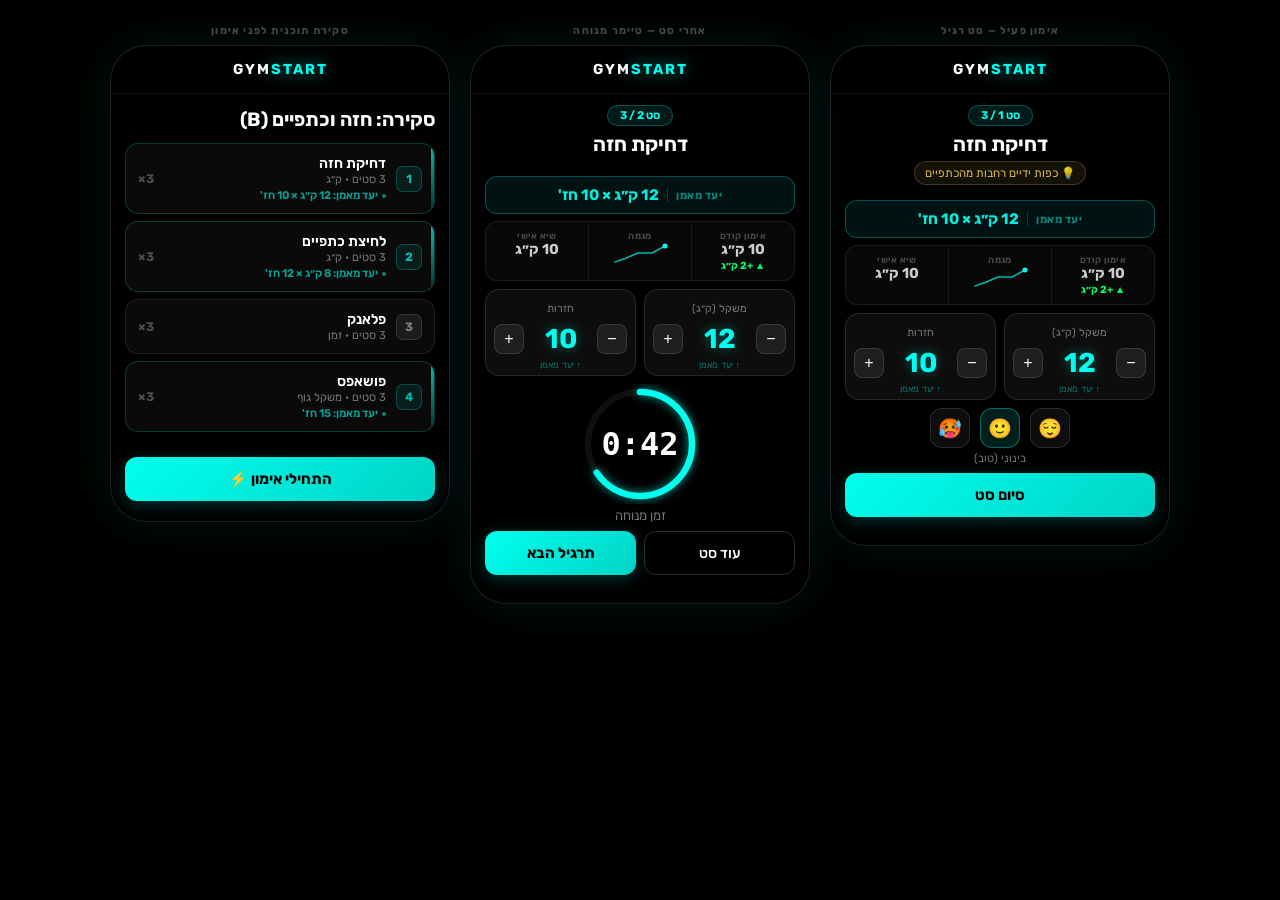
<file: preview-target.html>
<!DOCTYPE html>
<html lang="he" dir="rtl">
<head>
<meta charset="UTF-8">
<meta name="viewport" content="width=device-width, initial-scale=1.0, maximum-scale=1.0, user-scalable=no">
<title>הדמיה — יעד מאמן</title>
<link href="https://fonts.googleapis.com/css2?family=Rubik:wght@300;400;500;700&display=swap" rel="stylesheet">
<style>
  *, *::before, *::after { box-sizing: border-box; margin: 0; padding: 0; }
  body {
    background: #000;
    font-family: 'Rubik', sans-serif;
    color: #fff;
    display: flex;
    justify-content: center;
    align-items: flex-start;
    min-height: 100vh;
    padding: 24px 16px 48px;
    gap: 20px;
    flex-wrap: wrap;
  }
  :root {
    --accent: #00ffee;
    --card-bg: rgba(255,255,255,0.05);
    --border: rgba(255,255,255,0.10);
    --text-sec: rgba(255,255,255,0.45);
    --success: #00ff66;
    --radius: 16px;
  }

  .col { display: flex; flex-direction: column; align-items: center; gap: 8px; }
  .phone-label {
    font-size: 0.65rem; color: rgba(255,255,255,0.28);
    letter-spacing: 1.2px; text-transform: uppercase; font-weight: 700; text-align: center;
  }
  .phone {
    width: 340px;
    background: #000;
    border: 1px solid rgba(255,255,255,0.12);
    border-radius: 36px;
    overflow: hidden;
    box-shadow: 0 0 50px rgba(0,255,238,0.07);
  }
  .navbar {
    height: 48px;
    display: flex; align-items: center; justify-content: center;
    border-bottom: 1px solid rgba(255,255,255,0.07);
  }
  .logo { font-size: 0.9rem; font-weight: 700; letter-spacing: 2px; }
  .logo span { color: var(--accent); filter: drop-shadow(0 0 8px rgba(0,255,238,0.6)); }

  /* ── Shared active screen elements ── */
  .active-wrap { display: flex; flex-direction: column; padding: 10px 14px; gap: 0; }

  .active-header { text-align: center; margin-bottom: 8px; }
  .badge {
    display: inline-block;
    background: rgba(0,255,238,0.10); border: 1px solid rgba(0,255,238,0.25);
    color: var(--accent); font-size: 0.70rem; font-weight: 700;
    padding: 3px 12px; border-radius: 20px; margin-bottom: 6px;
  }
  .ex-name { font-size: 1.25rem; font-weight: 700; margin-bottom: 5px; }
  .coach-note {
    display: inline-flex; align-items: center; gap: 5px;
    background: rgba(255,220,80,0.08); border: 1px solid rgba(255,220,80,0.20);
    border-radius: 20px; padding: 4px 10px;
    font-size: 0.72rem; color: rgba(255,220,80,0.85);
  }

  /* ★ TARGET BANNER — fixed text */
  .target-banner {
    margin: 7px 0;
    background: rgba(0,255,238,0.07);
    border: 1px solid rgba(0,255,238,0.28);
    border-radius: 12px;
    padding: 9px 14px;
    display: flex; align-items: center; justify-content: center; gap: 8px;
  }
  .tb-label {
    font-size: 0.68rem; font-weight: 700; letter-spacing: 0.5px;
    color: rgba(0,255,238,0.50); text-transform: uppercase; flex-shrink: 0;
  }
  .tb-divider { width: 1px; height: 14px; background: rgba(0,255,238,0.20); flex-shrink: 0; }
  .tb-value { font-size: 0.95rem; font-weight: 700; color: rgba(0,255,238,0.92); }

  /* Stats strip */
  .stats-strip {
    display: flex;
    background: rgba(255,255,255,0.03);
    border: 1px solid rgba(255,255,255,0.08);
    border-radius: 12px; overflow: hidden;
    margin-bottom: 8px;
  }
  .strip-section {
    flex: 1; padding: 8px 4px;
    display: flex; flex-direction: column; align-items: center; gap: 2px;
  }
  .strip-section + .strip-section { border-right: 1px solid rgba(255,255,255,0.07); }
  .strip-lbl { font-size: 0.58rem; color: rgba(255,255,255,0.28); font-weight: 600; text-transform: uppercase; letter-spacing: 0.3px; }
  .strip-val { font-size: 0.90rem; font-weight: 700; color: rgba(255,255,255,0.80); line-height: 1; }
  .strip-trend { font-size: 0.64rem; font-weight: 700; }
  .strip-trend.up { color: var(--success); }

  /* Workspace — stepper cards */
  .workspace { display: flex; gap: 8px; margin-bottom: 8px; }
  .input-card {
    flex: 1;
    background: var(--card-bg);
    border: 1px solid var(--border);
    border-radius: 14px;
    padding: 12px 8px 20px; text-align: center;
    position: relative;
  }
  .input-label { font-size: 0.67rem; color: var(--text-sec); display: block; margin-bottom: 8px; }
  .stepper-row { display: flex; align-items: center; justify-content: space-between; }
  .stepper-btn {
    width: 30px; height: 30px;
    background: rgba(255,255,255,0.07); border: 1px solid rgba(255,255,255,0.12);
    border-radius: 8px; color: #fff; font-size: 1rem;
    display: flex; align-items: center; justify-content: center;
  }
  .stepper-val { font-size: 1.7rem; font-weight: 700; color: var(--accent); filter: drop-shadow(0 0 6px rgba(0,255,238,0.35)); }

  /* ★ target tag inside card — restored */
  .target-tag {
    position: absolute; bottom: 5px; left: 50%; transform: translateX(-50%);
    font-size: 0.58rem; color: rgba(0,255,238,0.42); white-space: nowrap;
    letter-spacing: 0.2px;
  }

  /* Feel */
  .feel-section { text-align: center; margin-bottom: 8px; }
  .feel-row { display: flex; justify-content: center; gap: 10px; margin-bottom: 4px; }
  .feel-btn {
    width: 40px; height: 40px; border-radius: 12px; font-size: 1.2rem;
    border: 1px solid rgba(255,255,255,0.12); background: rgba(255,255,255,0.05);
    display: flex; align-items: center; justify-content: center;
  }
  .feel-btn.selected { background: rgba(0,255,238,0.12); border-color: rgba(0,255,238,0.35); }
  .feel-label { font-size: 0.70rem; color: var(--text-sec); }

  /* CTA buttons */
  .btn-primary {
    width: 100%; padding: 13px;
    background: linear-gradient(135deg, #00ffee, #00d4c6);
    border: none; border-radius: 12px;
    color: #000; font-family: 'Rubik', sans-serif;
    font-size: 0.93rem; font-weight: 700;
    box-shadow: 0 4px 16px rgba(0,255,238,0.20);
  }
  .btn-outline {
    flex: 1; padding: 12px;
    background: transparent;
    border: 1px solid rgba(255,255,255,0.18);
    border-radius: 12px; color: #fff;
    font-family: 'Rubik', sans-serif; font-size: 0.88rem; font-weight: 500;
  }
  .two-btns { display: flex; gap: 8px; }

  /* Stopwatch workspace */
  .stopwatch-box {
    background: rgba(255,255,255,0.04); border: 1px solid rgba(255,255,255,0.09);
    border-radius: 18px; padding: 12px 10px; text-align: center;
    display: flex; flex-direction: column; align-items: center; gap: 6px;
    margin-bottom: 8px;
  }
  .sw-time { font-size: 2.6rem; font-family: monospace; font-weight: 700; letter-spacing: -2px; line-height: 1; }
  .btn-neon-play {
    width: 52px; height: 52px; border-radius: 50%;
    background: rgba(0,255,102,0.07); border: 2px solid var(--success); color: var(--success);
    font-size: 1.5rem; display: flex; align-items: center; justify-content: center;
  }
  .sw-hint { color: var(--text-sec); font-size: 0.75rem; }

  /* Rest timer */
  .rest-box { display: flex; flex-direction: column; align-items: center; gap: 4px; margin-bottom: 8px; }
  .circular-timer { width: 120px; height: 120px; position: relative; }
  .circular-timer svg { width: 100%; height: 100%; transform: rotate(-90deg); }
  .bg-ring { stroke: rgba(255,255,255,0.06); stroke-width: 8; fill: none; }
  .prog-ring {
    stroke: var(--accent); stroke-width: 8; fill: none;
    stroke-dasharray: 408; stroke-dashoffset: 140;
    stroke-linecap: round;
    filter: drop-shadow(0 0 6px rgba(0,255,238,0.65));
  }
  .timer-text {
    position: absolute; inset: 0; display: flex; align-items: center; justify-content: center;
    font-size: 2rem; font-family: monospace; font-weight: 700;
  }
  .rest-caption { color: var(--text-sec); font-size: 0.82rem; }

  /* Padding bottom */
  .pb { padding-bottom: 18px; }

  /* ── Overview screen ── */
  .overview-wrap { padding: 14px 14px 8px; }
  .page-title { font-size: 1.2rem; font-weight: 700; margin-bottom: 12px; }
  .list-item {
    display: flex; align-items: center;
    background: rgba(255,255,255,0.04);
    border: 1px solid rgba(255,255,255,0.09);
    border-radius: 13px;
    padding: 11px 12px;
    margin-bottom: 7px;
    position: relative; overflow: hidden;
  }
  .list-item.has-target { border-color: rgba(0,255,238,0.20); }
  .list-item.has-target::before {
    content: ''; position: absolute;
    right: 0; top: 0; bottom: 0; width: 3px;
    background: linear-gradient(to bottom, rgba(0,255,238,0.75), rgba(0,255,238,0.15));
    border-radius: 0 13px 13px 0;
  }
  .overview-num {
    width: 26px; height: 26px; border-radius: 7px; flex-shrink: 0;
    background: rgba(255,255,255,0.07); border: 1px solid rgba(255,255,255,0.12);
    display: flex; align-items: center; justify-content: center;
    font-size: 0.75rem; font-weight: 700; color: rgba(255,255,255,0.45);
    margin-left: 10px;
  }
  .list-item.has-target .overview-num {
    background: rgba(0,255,238,0.08); border-color: rgba(0,255,238,0.22);
    color: rgba(0,255,238,0.70);
  }
  .ex-info { flex: 1; }
  .overview-ex-name { font-size: 0.88rem; font-weight: 600; margin-bottom: 1px; }
  .overview-ex-sub { font-size: 0.70rem; color: var(--text-sec); }
  .overview-target-line {
    display: flex; align-items: center; gap: 4px;
    margin-top: 3px; font-size: 0.70rem; font-weight: 600;
    color: rgba(0,255,238,0.62);
  }
  .tl-dot { width: 4px; height: 4px; border-radius: 50%; background: rgba(0,255,238,0.5); flex-shrink: 0; }
  .overview-sets-tag { font-size: 0.78rem; font-weight: 700; color: rgba(255,255,255,0.28); flex-shrink: 0; }
  .fixed-footer-b { padding: 10px 14px 20px; }
</style>
</head>
<body>

<!-- ══ SCREEN A: סט רגיל ══ -->
<div class="col">
  <div class="phone-label">אימון פעיל — סט רגיל</div>
  <div class="phone">
    <div class="navbar"><div class="logo">GYM<span>START</span></div></div>
    <div class="active-wrap">

      <div class="active-header">
        <div class="badge">סט 1 / 3</div>
        <div class="ex-name">דחיקת חזה</div>
        <div class="coach-note">💡 כפות ידיים רחבות מהכתפיים</div>
      </div>

      <!-- ★ FIXED BANNER: "יעד מאמן" label + value, no "מאמן" at end -->
      <div class="target-banner">
        <span class="tb-label">יעד מאמן</span>
        <span class="tb-divider"></span>
        <span class="tb-value">12 ק״ג × 10 חז'</span>
      </div>

      <div class="stats-strip">
        <div class="strip-section">
          <div class="strip-lbl">אימון קודם</div>
          <div class="strip-val">10 ק״ג</div>
          <div class="strip-trend up">▲ +2 ק״ג</div>
        </div>
        <div class="strip-section">
          <div class="strip-lbl">מגמה</div>
          <svg width="56" height="24" viewBox="0 0 56 24" style="display:block;overflow:visible;">
            <polyline points="3,19 13,15.5 26,10 40,10 53,3" fill="none" stroke="#00ffee" stroke-width="1.5" stroke-linecap="round" stroke-linejoin="round" opacity="0.7"/>
            <circle cx="53" cy="3" r="2.5" fill="#00ffee"/>
          </svg>
        </div>
        <div class="strip-section">
          <div class="strip-lbl">שיא אישי</div>
          <div class="strip-val">10 ק״ג</div>
        </div>
      </div>

      <!-- ★ RESTORED: target-tag inside cards -->
      <div class="workspace">
        <div class="input-card">
          <span class="input-label">משקל (ק״ג)</span>
          <div class="stepper-row">
            <button class="stepper-btn">−</button>
            <span class="stepper-val">12</span>
            <button class="stepper-btn">+</button>
          </div>
          <span class="target-tag">↑ יעד מאמן</span>
        </div>
        <div class="input-card">
          <span class="input-label">חזרות</span>
          <div class="stepper-row">
            <button class="stepper-btn">−</button>
            <span class="stepper-val">10</span>
            <button class="stepper-btn">+</button>
          </div>
          <span class="target-tag">↑ יעד מאמן</span>
        </div>
      </div>

      <div class="feel-section">
        <div class="feel-row">
          <button class="feel-btn">😌</button>
          <button class="feel-btn selected">🙂</button>
          <button class="feel-btn">🥵</button>
        </div>
        <div class="feel-label">בינוני (טוב)</div>
      </div>

      <div class="pb"><button class="btn-primary">סיום סט</button></div>
    </div>
  </div>
</div>

<!-- ══ SCREEN B: טיימר מנוחה אחרי סט ══ -->
<div class="col">
  <div class="phone-label">אחרי סט — טיימר מנוחה</div>
  <div class="phone">
    <div class="navbar"><div class="logo">GYM<span>START</span></div></div>
    <div class="active-wrap">

      <div class="active-header">
        <div class="badge">סט 2 / 3</div>
        <div class="ex-name">דחיקת חזה</div>
        <!-- coach note מוסתר אחרי סט 1 — מקצר גובה -->
      </div>

      <div class="target-banner">
        <span class="tb-label">יעד מאמן</span>
        <span class="tb-divider"></span>
        <span class="tb-value">12 ק״ג × 10 חז'</span>
      </div>

      <div class="stats-strip">
        <div class="strip-section">
          <div class="strip-lbl">אימון קודם</div>
          <div class="strip-val">10 ק״ג</div>
          <div class="strip-trend up">▲ +2 ק״ג</div>
        </div>
        <div class="strip-section">
          <div class="strip-lbl">מגמה</div>
          <svg width="56" height="24" viewBox="0 0 56 24" style="display:block;overflow:visible;">
            <polyline points="3,19 13,15.5 26,10 40,10 53,3" fill="none" stroke="#00ffee" stroke-width="1.5" stroke-linecap="round" stroke-linejoin="round" opacity="0.7"/>
            <circle cx="53" cy="3" r="2.5" fill="#00ffee"/>
          </svg>
        </div>
        <div class="strip-section">
          <div class="strip-lbl">שיא אישי</div>
          <div class="strip-val">10 ק״ג</div>
        </div>
      </div>

      <div class="workspace">
        <div class="input-card">
          <span class="input-label">משקל (ק״ג)</span>
          <div class="stepper-row">
            <button class="stepper-btn">−</button>
            <span class="stepper-val">12</span>
            <button class="stepper-btn">+</button>
          </div>
          <span class="target-tag">↑ יעד מאמן</span>
        </div>
        <div class="input-card">
          <span class="input-label">חזרות</span>
          <div class="stepper-row">
            <button class="stepper-btn">−</button>
            <span class="stepper-val">10</span>
            <button class="stepper-btn">+</button>
          </div>
          <span class="target-tag">↑ יעד מאמן</span>
        </div>
      </div>

      <!-- Rest timer -->
      <div class="rest-box">
        <div class="circular-timer">
          <svg viewBox="0 0 150 150">
            <circle class="bg-ring" cx="75" cy="75" r="65"/>
            <circle class="prog-ring" cx="75" cy="75" r="65"/>
          </svg>
          <div class="timer-text">0:42</div>
        </div>
        <div class="rest-caption">זמן מנוחה</div>
      </div>

      <div class="pb">
        <div class="two-btns">
          <button class="btn-outline">עוד סט</button>
          <button class="btn-primary" style="flex:1">תרגיל הבא</button>
        </div>
      </div>
    </div>
  </div>
</div>

<!-- ══ SCREEN C: סקירת תוכנית ══ -->
<div class="col">
  <div class="phone-label">סקירת תוכנית לפני אימון</div>
  <div class="phone">
    <div class="navbar"><div class="logo">GYM<span>START</span></div></div>

    <div class="overview-wrap">
      <div class="page-title">סקירה: חזה וכתפיים (B)</div>

      <div class="list-item has-target">
        <div class="overview-num">1</div>
        <div class="ex-info">
          <div class="overview-ex-name">דחיקת חזה</div>
          <div class="overview-ex-sub">3 סטים • ק״ג</div>
          <div class="overview-target-line">
            <span class="tl-dot"></span>
            יעד מאמן: 12 ק״ג × 10 חז'
          </div>
        </div>
        <span class="overview-sets-tag">3×</span>
      </div>

      <div class="list-item has-target">
        <div class="overview-num">2</div>
        <div class="ex-info">
          <div class="overview-ex-name">לחיצת כתפיים</div>
          <div class="overview-ex-sub">3 סטים • ק״ג</div>
          <div class="overview-target-line">
            <span class="tl-dot"></span>
            יעד מאמן: 8 ק״ג × 12 חז'
          </div>
        </div>
        <span class="overview-sets-tag">3×</span>
      </div>

      <div class="list-item">
        <div class="overview-num">3</div>
        <div class="ex-info">
          <div class="overview-ex-name">פלאנק</div>
          <div class="overview-ex-sub">3 סטים • זמן</div>
        </div>
        <span class="overview-sets-tag">3×</span>
      </div>

      <div class="list-item has-target">
        <div class="overview-num">4</div>
        <div class="ex-info">
          <div class="overview-ex-name">פושאפס</div>
          <div class="overview-ex-sub">3 סטים • משקל גוף</div>
          <div class="overview-target-line">
            <span class="tl-dot"></span>
            יעד מאמן: 15 חז'
          </div>
        </div>
        <span class="overview-sets-tag">3×</span>
      </div>

    </div>

    <div class="fixed-footer-b">
      <button class="btn-primary">התחילי אימון ⚡</button>
    </div>
  </div>
</div>

</body>
</html>
</file>
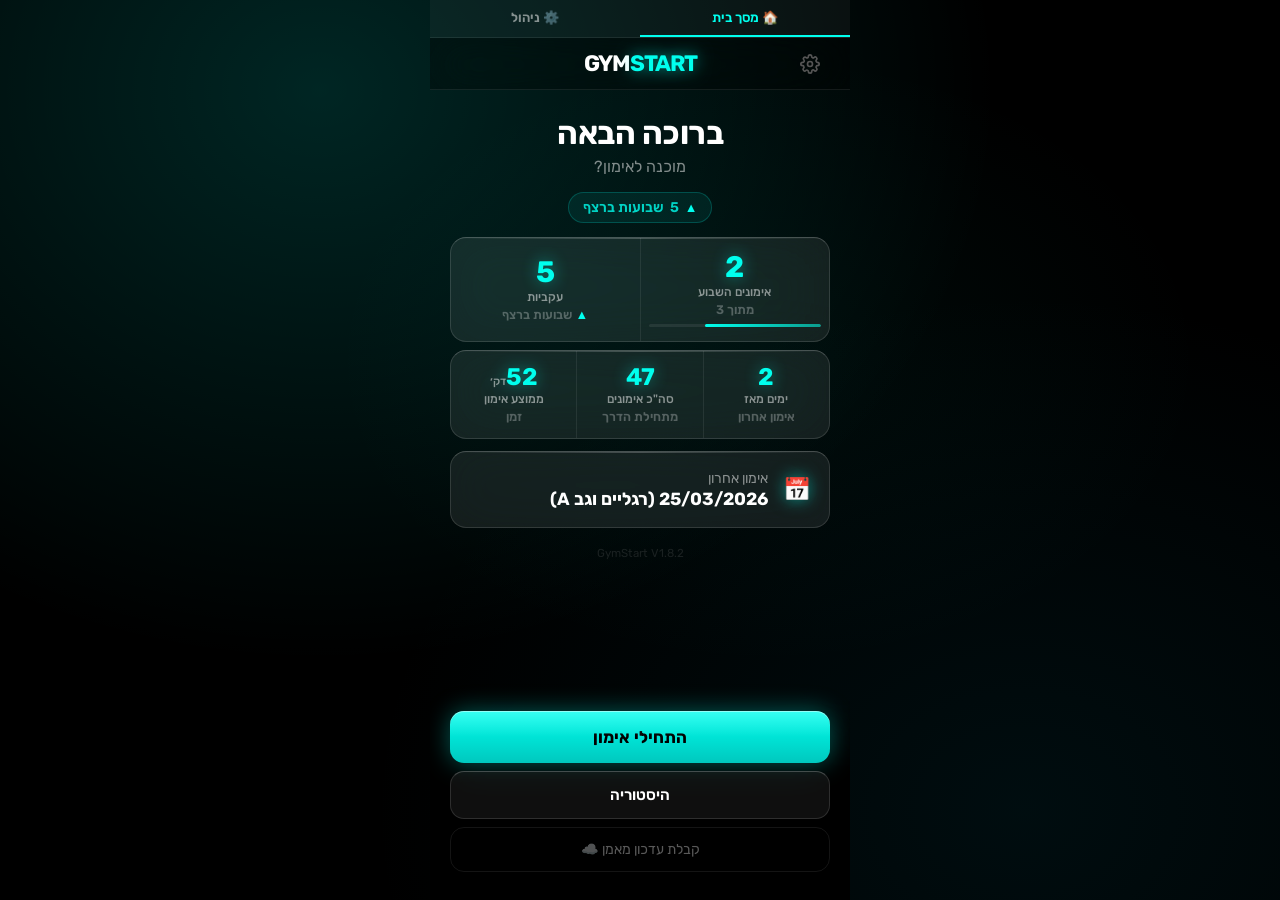
<file: preview.html>
<!DOCTYPE html>
<html lang="he" dir="rtl">
<head>
<meta charset="UTF-8">
<meta name="viewport" content="width=device-width, initial-scale=1.0, maximum-scale=1.0, user-scalable=no">
<title>GymStart — הדמיה</title>
<link href="https://fonts.googleapis.com/css2?family=Rubik:wght@300;400;500;700&display=swap" rel="stylesheet">
<style>
:root {
    --bg:      #000000;
    --card:    rgba(255,255,255,0.08);
    --border:  rgba(255,255,255,0.13);
    --border-t:rgba(255,255,255,0.22);
    --accent:  #00ffee;
    --accent-d:rgba(0,255,238,0.12);
    --accent-g:rgba(0,255,238,0.30);
    --text:    #ffffff;
    --muted:   rgba(255,255,255,0.50);
    --danger:  #ff3333;
    --success: #00ff66;
    --blur:    blur(24px) saturate(200%);
    --r:       16px;
    --font:    'Rubik', sans-serif;
}

*{box-sizing:border-box;-webkit-tap-highlight-color:transparent;outline:none;user-select:none;margin:0;padding:0}
body,html{font-family:var(--font);background:var(--bg);color:var(--text);height:100%;overflow:hidden;direction:rtl;font-size:16px}

/* ambient */
body::before{content:'';position:fixed;inset:0;z-index:0;pointer-events:none;
background:
  radial-gradient(ellipse at 25% 10%,rgba(0,255,238,.15) 0%,transparent 50%),
  radial-gradient(ellipse at 80% 90%,rgba(0,100,120,.13) 0%,transparent 45%),
  radial-gradient(ellipse at 60% 40%,rgba(0,180,160,.06) 0%,transparent 40%)}

/* ── Preview shell ── */
.preview-shell{
  position:relative;z-index:1;
  display:flex;flex-direction:column;
  height:100vh;max-width:420px;margin:0 auto;
  overflow:hidden;
}

/* ── Screen switcher (only in preview) ── */
.switcher{
  display:flex;gap:0;flex-shrink:0;
  background:rgba(255,255,255,0.04);
  border-bottom:1px solid rgba(255,255,255,0.08);
}
.sw-btn{
  flex:1;padding:10px 6px;font-family:var(--font);font-size:.82rem;font-weight:600;
  background:none;border:none;color:var(--muted);cursor:pointer;
  border-bottom:2px solid transparent;transition:.15s;
}
.sw-btn.active{color:var(--accent);border-bottom-color:var(--accent);}

/* ── Navbar ── */
.navbar{
  display:flex;justify-content:space-between;align-items:center;
  min-height:52px;padding:0 20px;flex-shrink:0;
  background:rgba(0,0,0,.35);
  backdrop-filter:var(--blur);-webkit-backdrop-filter:var(--blur);
  border-bottom:1px solid rgba(255,255,255,.08);
}
.nav-side{width:40px;display:flex;align-items:center;justify-content:center;}
.logo{font-weight:700;font-size:1.4rem;letter-spacing:-1px;flex:1;text-align:center;}
.logo span{color:var(--accent);filter:drop-shadow(0 0 8px rgba(0,255,238,.6));}
.icon-btn{background:none;border:none;color:rgba(255,255,255,.4);cursor:pointer;padding:6px;display:flex;}

/* ── Screens ── */
.screen{display:none;flex-direction:column;flex:1;overflow:hidden;animation:fadeIn .2s ease;}
.screen.active{display:flex;}
@keyframes fadeIn{from{opacity:0;transform:translateY(4px)}to{opacity:1;transform:none}}
.scroll-content{flex:1;overflow-y:auto;padding:10px 20px 140px;-webkit-overflow-scrolling:touch;}

/* ── Fixed footer ── */
.fixed-footer{
  flex-shrink:0;position:absolute;bottom:0;left:0;right:0;
  background:linear-gradient(to top,rgba(0,0,0,.97) 65%,transparent);
  padding:10px 20px 28px;
  display:flex;flex-direction:column;gap:8px;z-index:10;
  backdrop-filter:blur(20px);-webkit-backdrop-filter:blur(20px);
}

/* ── Glass card ── */
.card{
  background:var(--card);
  border:1px solid var(--border);border-top-color:var(--border-t);
  border-radius:var(--r);padding:18px;
  backdrop-filter:var(--blur);-webkit-backdrop-filter:var(--blur);
  position:relative;overflow:hidden;
}
.card::before{content:'';position:absolute;top:0;left:0;right:0;height:1px;
  background:linear-gradient(90deg,transparent,rgba(255,255,255,.22),transparent);pointer-events:none;}

/* ── Buttons ── */
.btn-primary{
  background:linear-gradient(180deg,#00ffee 0%,#00c8be 100%);
  color:#000;border:none;border-radius:14px;
  padding:16px;font-weight:700;font-size:1.05rem;
  width:100%;cursor:pointer;font-family:var(--font);
  box-shadow:0 0 24px rgba(0,255,238,.35),0 4px 16px rgba(0,0,0,.4),inset 0 1px 0 rgba(255,255,255,.45);
  position:relative;overflow:hidden;
}
.btn-primary::after{content:'';position:absolute;top:0;left:0;right:0;height:50%;
  background:linear-gradient(180deg,rgba(255,255,255,.22) 0%,transparent 100%);
  border-radius:14px 14px 0 0;pointer-events:none;}
.btn-primary:active{transform:scale(.98);}
.btn-outline{
  background:rgba(255,255,255,.06);border:1px solid var(--border);border-top-color:var(--border-t);
  color:var(--text);border-radius:14px;padding:14px;font-weight:600;font-size:.95rem;
  width:100%;cursor:pointer;font-family:var(--font);
  backdrop-filter:blur(12px);-webkit-backdrop-filter:blur(12px);
}
.btn-ghost{
  background:transparent;border:1px solid rgba(255,255,255,.08);color:rgba(255,255,255,.35);
  border-radius:14px;padding:13px;font-size:.88rem;width:100%;cursor:pointer;font-family:var(--font);
}

/* ── Hero ── */
.hero{text-align:center;margin:14px 0 16px;}
.hero h1{font-size:2rem;font-weight:700;letter-spacing:-.5px;}
.hero p{color:var(--muted);margin-top:5px;font-size:1rem;}

/* ── Info card ── */
.info-card{display:flex;align-items:center;gap:15px;}
.icon-box{color:var(--accent);font-size:1.4rem;filter:drop-shadow(0 0 8px rgba(0,255,238,.5));flex-shrink:0;}
.lbl{font-size:.88rem;color:var(--muted);}
.val{font-size:1.1rem;font-weight:700;margin-top:2px;}

/* ──────────────────────────────────────────
   NEW: Dashboard components
────────────────────────────────────────── */

/* Stats rows */
.dash-stats-wrap{
  display:flex;flex-direction:column;gap:8px;
  margin-bottom:12px;
}

.dash-stats-row{
  display:flex;align-items:stretch;
  background:var(--card);
  border:1px solid var(--border);border-top-color:var(--border-t);
  border-radius:var(--r);
  backdrop-filter:var(--blur);-webkit-backdrop-filter:var(--blur);
  position:relative;overflow:hidden;
}
.dash-stats-row::before{content:'';position:absolute;top:0;left:0;right:0;height:1px;
  background:linear-gradient(90deg,transparent,rgba(255,255,255,.22),transparent);pointer-events:none;}

.dash-stat{
  flex:1;display:flex;flex-direction:column;align-items:center;justify-content:center;
  padding:14px 8px;gap:3px;
}
.dash-stat+.dash-stat{border-right:1px solid rgba(255,255,255,.08);}

.dash-stat-val{
  font-size:1.85rem;font-weight:700;line-height:1;
  color:var(--accent);
  filter:drop-shadow(0 0 8px rgba(0,255,238,.45));
}
.dash-stat-val.full{color:var(--success);filter:drop-shadow(0 0 8px rgba(0,255,102,.45));}
.dash-stat-label{font-size:.75rem;color:var(--muted);text-align:center;font-weight:500;}
.dash-stat-sub{
  font-size:.78rem;font-weight:600;
  color:rgba(255,255,255,.28);
  text-align:center;
}

/* Progress bar inside stat */
.dash-progress-wrap{
  width:100%;height:3px;background:rgba(255,255,255,.08);border-radius:2px;margin-top:4px;overflow:hidden;
}
.dash-progress-fill{
  height:100%;border-radius:2px;
  background:linear-gradient(90deg,var(--accent),rgba(0,200,180,.7));
  transition:width .4s ease;
}
.dash-progress-fill.full{background:linear-gradient(90deg,var(--success),rgba(0,200,100,.7));}

/* Streak badge */
.streak-badge{
  display:inline-flex;align-items:center;gap:6px;
  background:rgba(0,255,238,.07);
  border:1px solid rgba(0,255,238,.20);
  border-radius:20px;padding:6px 14px;
  font-size:.88rem;font-weight:600;color:rgba(0,255,238,.8);
  margin-bottom:14px;align-self:center;
  animation:fadeIn .3s ease;
}
.streak-arrow{font-size:.8rem;color:var(--accent);}

/* ──────────────────────────────────────────
   Admin screen
────────────────────────────────────────── */
.admin-wrap{
  flex:1;display:flex;flex-direction:column;overflow:hidden;
  padding:0 16px 24px;
}
.admin-scroll{flex:1;overflow-y:auto;padding-bottom:20px;}

/* Section label */
.section-label{
  font-size:.7rem;font-weight:700;color:rgba(255,255,255,.25);
  text-transform:uppercase;letter-spacing:1.5px;
  margin:20px 0 8px;
}

/* Program item */
.prog-item{
  background:var(--card);
  border:1px solid var(--border);border-top-color:var(--border-t);
  border-radius:14px;padding:14px 16px;
  display:flex;justify-content:space-between;align-items:center;
  margin-bottom:8px;
  backdrop-filter:var(--blur);-webkit-backdrop-filter:var(--blur);
  position:relative;overflow:hidden;cursor:pointer;
}
.prog-item::before{content:'';position:absolute;top:0;left:0;right:0;height:1px;
  background:linear-gradient(90deg,transparent,rgba(255,255,255,.18),transparent);pointer-events:none;}
.prog-item:active{background:rgba(255,255,255,.11);}
.prog-item-info h3{font-size:1rem;font-weight:700;margin-bottom:3px;}
.prog-item-info p{font-size:.82rem;color:var(--muted);}
.prog-item-actions{display:flex;gap:8px;}
.act-btn{
  background:rgba(255,255,255,.05);border:1px solid rgba(255,255,255,.10);
  border-radius:8px;color:rgba(255,255,255,.45);padding:6px 12px;
  font-size:.78rem;cursor:pointer;font-family:var(--font);
}
.act-btn.del{color:rgba(255,80,80,.75);border-color:rgba(255,51,51,.2);}

/* NEW: Admin action card — for big single actions */
.admin-action-card{
  background:rgba(0,255,238,.05);
  border:1px solid rgba(0,255,238,.18);border-top-color:rgba(0,255,238,.28);
  border-radius:14px;padding:14px 16px;
  display:flex;align-items:center;gap:14px;cursor:pointer;
  backdrop-filter:blur(12px);-webkit-backdrop-filter:blur(12px);
  transition:.15s;margin-bottom:8px;
}
.admin-action-card:active{background:rgba(0,255,238,.10);}
.admin-action-icon{
  width:40px;height:40px;border-radius:12px;flex-shrink:0;
  background:rgba(0,255,238,.10);border:1px solid rgba(0,255,238,.25);
  display:flex;align-items:center;justify-content:center;font-size:1.1rem;
}
.admin-action-text{flex:1;}
.admin-action-title{font-size:.95rem;font-weight:600;color:var(--accent);}
.admin-action-sub{font-size:.78rem;color:var(--muted);margin-top:2px;}
.admin-action-arrow{color:rgba(255,255,255,.2);font-size:1rem;}

/* NEW: Settings card */
.settings-card{
  background:var(--card);
  border:1px solid var(--border);border-top-color:var(--border-t);
  border-radius:14px;padding:4px 16px;
  backdrop-filter:var(--blur);-webkit-backdrop-filter:var(--blur);
  position:relative;overflow:hidden;
  margin-bottom:8px;
}
.settings-card::before{content:'';position:absolute;top:0;left:0;right:0;height:1px;
  background:linear-gradient(90deg,transparent,rgba(255,255,255,.22),transparent);pointer-events:none;}

.setting-row{
  display:flex;align-items:center;justify-content:space-between;
  padding:13px 0;
}
.setting-row+.setting-row{border-top:1px solid rgba(255,255,255,.06);}
.setting-label{font-size:.95rem;font-weight:500;}
.setting-sub{font-size:.78rem;color:var(--muted);margin-top:2px;}

/* NEW: Stepper */
.stepper{
  display:flex;align-items:center;
  background:rgba(255,255,255,.06);border:1px solid rgba(255,255,255,.10);
  border-radius:10px;overflow:hidden;
}
.stepper-btn{
  width:36px;height:36px;background:none;border:none;color:rgba(255,255,255,.55);
  font-size:1.2rem;cursor:pointer;font-family:var(--font);
  display:flex;align-items:center;justify-content:center;
  transition:.1s;
}
.stepper-btn:active{background:rgba(255,255,255,.08);color:var(--accent);}
.stepper-val{
  width:32px;text-align:center;font-size:1rem;font-weight:700;color:var(--text);
}

/* NEW: Data & Cloud section */
.data-grid{
  display:grid;grid-template-columns:1fr 1fr;gap:8px;
  margin-bottom:8px;
}
.data-btn{
  background:var(--card);border:1px solid var(--border);border-top-color:var(--border-t);
  border-radius:12px;padding:12px 10px;cursor:pointer;font-family:var(--font);
  display:flex;flex-direction:column;align-items:center;gap:5px;
  backdrop-filter:blur(12px);-webkit-backdrop-filter:blur(12px);
  transition:.15s;position:relative;overflow:hidden;
}
.data-btn::before{content:'';position:absolute;top:0;left:0;right:0;height:1px;
  background:linear-gradient(90deg,transparent,rgba(255,255,255,.18),transparent);pointer-events:none;}
.data-btn:active{background:rgba(255,255,255,.11);}
.data-btn-icon{font-size:1.1rem;}
.data-btn-label{font-size:.78rem;font-weight:600;color:var(--muted);}
.data-btn.up .data-btn-label{color:var(--accent);}
.data-btn.down .data-btn-label{color:var(--success);}
.data-btn.danger .data-btn-label{color:var(--danger);}

/* Firebase status pill */
.firebase-pill{
  display:flex;align-items:center;gap:8px;
  background:rgba(0,255,102,.06);border:1px solid rgba(0,255,102,.2);
  border-radius:10px;padding:10px 14px;margin-bottom:8px;
}
.fb-dot{width:8px;height:8px;border-radius:50%;background:var(--success);
  box-shadow:0 0 6px rgba(0,255,102,.6);flex-shrink:0;}
.fb-text{font-size:.82rem;color:rgba(255,255,255,.6);}
.fb-text strong{color:var(--success);font-weight:600;}

/* Danger zone */
.danger-btn{
  background:rgba(255,51,51,.05);border:1px solid rgba(255,51,51,.2);
  border-radius:12px;padding:12px 16px;width:100%;cursor:pointer;
  font-family:var(--font);font-size:.88rem;color:var(--danger);font-weight:600;
  text-align:center;
}
.danger-btn:active{background:rgba(255,51,51,.10);}

/* bottom add button */
.btn-add{
  background:rgba(0,255,238,.04);border:1px dashed rgba(0,255,238,.35);color:var(--accent);
  border-radius:14px;padding:13px;width:100%;cursor:pointer;font-family:var(--font);
  font-size:.95rem;margin-top:2px;
}

/* ── Admin footer bar ── */
.admin-footer{
  flex-shrink:0;padding:12px 16px;
  border-top:1px solid rgba(255,255,255,.07);
  background:rgba(0,0,0,.6);backdrop-filter:blur(20px);
}

/* ── Label chips ── */
.new-chip{
  display:inline-block;background:rgba(0,255,238,.15);border:1px solid rgba(0,255,238,.3);
  color:var(--accent);font-size:.65rem;font-weight:700;padding:2px 7px;border-radius:20px;
  letter-spacing:.5px;vertical-align:middle;margin-right:6px;
}

/* ── Annotation layer ── */
.annotation{
  position:relative;
}
.annotation-tag{
  position:absolute;right:-4px;top:50%;transform:translateY(-50%);
  background:#ff9500;color:#000;font-size:.6rem;font-weight:800;
  padding:2px 6px;border-radius:6px;white-space:nowrap;z-index:20;
  pointer-events:none;
}

/* version */
.version-tag{text-align:center;color:rgba(255,255,255,.1);font-size:.72rem;margin-top:18px;}
</style>
</head>
<body>
<div class="preview-shell">

  <!-- Screen switcher -->
  <div class="switcher">
    <button class="sw-btn active" onclick="showScreen('home')">🏠 מסך בית</button>
    <button class="sw-btn" onclick="showScreen('admin')">⚙️ ניהול</button>
  </div>

  <!-- ═══════════════════════════════════
       SCREEN 1 — HOME (Dashboard)
  ═══════════════════════════════════ -->
  <div id="s-home" class="screen active">

    <div class="navbar">
      <div class="nav-side">
        <button class="icon-btn">
          <svg width="20" height="20" viewBox="0 0 24 24" fill="none" stroke="#555" stroke-width="2"><circle cx="12" cy="12" r="3"/><path d="M19.4 15a1.65 1.65 0 0 0 .33 1.82l.06.06a2 2 0 0 1-2.83 2.83l-.06-.06a1.65 1.65 0 0 0-1.82-.33 1.65 1.65 0 0 0-1 1.51V21a2 2 0 0 1-4 0v-.09A1.65 1.65 0 0 0 9 19.4a1.65 1.65 0 0 0-1.82.33l-.06.06a2 2 0 0 1-2.83-2.83l.06-.06A1.65 1.65 0 0 0 4.68 15a1.65 1.65 0 0 0-1.51-1H3a2 2 0 0 1 0-4h.09A1.65 1.65 0 0 0 5 9a1.65 1.65 0 0 0-.33-1.82l-.06-.06a2 2 0 0 1 2.83-2.83l.06.06A1.65 1.65 0 0 0 9 4.68a1.65 1.65 0 0 0 1-1.51V3a2 2 0 0 1 4 0v.09a1.65 1.65 0 0 0 1 1.51 1.65 1.65 0 0 0 1.82-.33l.06-.06a2 2 0 0 1 2.83 2.83l-.06.06A1.65 1.65 0 0 0 19.4 9a1.65 1.65 0 0 0 1.51 1H21a2 2 0 0 1 0 4h-.09a1.65 1.65 0 0 0-1.51 1z"/></svg>
        </button>
      </div>
      <div class="logo">GYM<span>START</span></div>
      <div class="nav-side"></div>
    </div>

    <div class="scroll-content">

      <div class="hero">
        <h1>ברוכה הבאה</h1>
        <p>מוכנה לאימון?</p>
      </div>

      <!-- ★ NEW: Streak badge -->
      <div style="display:flex;justify-content:center;">
        <div class="streak-badge" id="streak-badge">
          <span class="streak-arrow">▲</span> <span id="streak-num">3</span> שבועות ברצף
        </div>
      </div>

      <!-- ★ NEW: Stats rows -->
      <div class="dash-stats-wrap">

        <!-- כרטיס 1: אימונים השבוע + עקביות -->
        <div class="dash-stats-row">
          <div class="dash-stat">
            <div class="dash-stat-val" id="weekly-val">2</div>
            <div class="dash-stat-label">אימונים השבוע</div>
            <div class="dash-stat-sub" id="weekly-sub">מתוך 3</div>
            <div class="dash-progress-wrap">
              <div class="dash-progress-fill" id="weekly-bar" style="width:66%"></div>
            </div>
          </div>
          <div class="dash-stat">
            <div class="dash-stat-val" id="streak-stat">3</div>
            <div class="dash-stat-label">עקביות</div>
            <div class="dash-stat-sub"><span class="streak-arrow">▲</span> שבועות ברצף</div>
          </div>
        </div>

        <!-- כרטיס 2: ימים מאז + סה"כ + ממוצע -->
        <div class="dash-stats-row">
          <div class="dash-stat">
            <div class="dash-stat-val" style="font-size:1.5rem;">2</div>
            <div class="dash-stat-label">ימים מאז</div>
            <div class="dash-stat-sub">אימון אחרון</div>
          </div>
          <div class="dash-stat">
            <div class="dash-stat-val" style="font-size:1.5rem;">47</div>
            <div class="dash-stat-label">סה"כ אימונים</div>
            <div class="dash-stat-sub">מתחילת הדרך</div>
          </div>
          <div class="dash-stat">
            <div class="dash-stat-val" style="font-size:1.5rem;">52<span style="font-size:.7rem;font-weight:500;color:var(--muted);">דק׳</span></div>
            <div class="dash-stat-label">ממוצע אימון</div>
            <div class="dash-stat-sub">זמן</div>
          </div>
        </div>

      </div>

      <!-- existing: last workout card -->
      <div class="card info-card" style="margin-bottom:14px;">
        <div class="icon-box">📅</div>
        <div>
          <div class="lbl">אימון אחרון</div>
          <div class="val">25/03/2026 (רגליים וגב A)</div>
        </div>
      </div>

      <div class="version-tag">GymStart V1.8.2</div>
    </div>

    <div class="fixed-footer">
      <button class="btn-primary" onclick="animBtn(this)">התחילי אימון</button>
      <button class="btn-outline">היסטוריה</button>
      <button class="btn-ghost">קבלת עדכון מאמן ☁️</button>
    </div>
  </div>


  <!-- ═══════════════════════════════════
       SCREEN 2 — ADMIN (Polished)
  ═══════════════════════════════════ -->
  <div id="s-admin" class="screen">

    <div class="navbar">
      <div class="nav-side"></div>
      <div class="logo">GYM<span>START</span></div>
      <div class="nav-side">
        <button class="icon-btn" onclick="showScreen('home')" style="color:rgba(255,255,255,.4);">
          <svg width="20" height="20" viewBox="0 0 24 24" fill="none" stroke="currentColor" stroke-width="2" stroke-linecap="round" stroke-linejoin="round">
            <line x1="18" y1="6" x2="6" y2="18"/><line x1="6" y1="6" x2="18" y2="18"/>
          </svg>
        </button>
      </div>
    </div>

    <div class="admin-wrap">
      <div class="admin-scroll">

        <!-- Manage exercises button — action card -->
        <div class="section-label">כלים</div>
        <div class="admin-action-card" onclick="animCard(this)">
          <div class="admin-action-icon">📚</div>
          <div class="admin-action-text">
            <div class="admin-action-title">ניהול מאגר תרגילים</div>
            <div class="admin-action-sub">28 תרגילים · ערוך, הוסף, מחק</div>
          </div>
          <div class="admin-action-arrow">›</div>
        </div>

        <!-- Settings -->
        <div class="section-label">הגדרות <span class="new-chip">חדש</span></div>
        <div class="settings-card">
          <div class="setting-row">
            <div>
              <div class="setting-label">יעד אימונים שבועי</div>
              <div class="setting-sub">שבוע ישראלי — ראשון עד שבת</div>
            </div>
            <div class="stepper">
              <button class="stepper-btn" onclick="changeTarget(-1)">−</button>
              <span class="stepper-val" id="target-val">3</span>
              <button class="stepper-btn" onclick="changeTarget(1)">+</button>
            </div>
          </div>
        </div>

        <!-- Programs list -->
        <div class="section-label">תוכניות אימון</div>

        <div class="prog-item" onclick="animCard(this)">
          <div class="prog-item-info">
            <h3>רגליים וגב (A)</h3>
            <p>6 תרגילים · 3 סטים</p>
          </div>
          <div class="prog-item-actions">
            <button class="act-btn" onclick="event.stopPropagation()">שכפל</button>
            <button class="act-btn del" onclick="event.stopPropagation()">מחק</button>
          </div>
        </div>

        <div class="prog-item" onclick="animCard(this)">
          <div class="prog-item-info">
            <h3>חזה וכתפיים (B)</h3>
            <p>5 תרגילים · 3 סטים</p>
          </div>
          <div class="prog-item-actions">
            <button class="act-btn" onclick="event.stopPropagation()">שכפל</button>
            <button class="act-btn del" onclick="event.stopPropagation()">מחק</button>
          </div>
        </div>

        <button class="btn-add">+ צור תוכנית חדשה</button>

        <!-- Data Management -->
        <div class="section-label">ניהול נתונים</div>
        <div class="data-grid">
          <button class="data-btn up" onclick="animBtn(this)">
            <span class="data-btn-icon">⬆️</span>
            <span class="data-btn-label">גבה היסטוריה</span>
          </button>
          <button class="data-btn down" onclick="animBtn(this)">
            <span class="data-btn-icon">⬇️</span>
            <span class="data-btn-label">שחזר היסטוריה</span>
          </button>
          <button class="data-btn up" onclick="animBtn(this)">
            <span class="data-btn-icon">⬆️</span>
            <span class="data-btn-label">גבה קונפיג</span>
          </button>
          <button class="data-btn down" onclick="animBtn(this)">
            <span class="data-btn-icon">⬇️</span>
            <span class="data-btn-label">שחזר קונפיג</span>
          </button>
        </div>

        <!-- Cloud / Firebase -->
        <div class="section-label">סנכרון ענן</div>
        <div class="firebase-pill">
          <div class="fb-dot"></div>
          <div class="fb-text">מחובר: <strong>gymstart-bella</strong></div>
        </div>
        <div class="data-grid" style="margin-bottom:8px;">
          <button class="data-btn up" onclick="animBtn(this)" style="grid-column:1/2">
            <span class="data-btn-icon">☁️</span>
            <span class="data-btn-label" style="color:var(--accent);">העלה הכל</span>
          </button>
          <button class="data-btn" onclick="animBtn(this)">
            <span class="data-btn-icon">⚙️</span>
            <span class="data-btn-label">הגדר Firebase</span>
          </button>
        </div>

        <!-- Danger -->
        <div class="section-label" style="color:rgba(255,80,80,.4);">אזור מסוכן</div>
        <button class="danger-btn">⚠️ איפוס מלא</button>

        <div style="height:20px;"></div>
      </div>
    </div>

  </div>

</div>

<script>
/* ── Screen switcher ── */
function showScreen(id) {
  document.querySelectorAll('.screen').forEach(s => s.classList.remove('active'));
  document.querySelectorAll('.sw-btn').forEach(b => b.classList.remove('active'));
  document.getElementById('s-' + id).classList.add('active');
  event.target.classList.add('active');
}

/* ── Weekly target stepper ── */
let target = 3;
function changeTarget(delta) {
  target = Math.max(1, Math.min(7, target + delta));
  document.getElementById('target-val').textContent = target;
  // also update home screen
  updateHomeStats();
}

/* ── Home screen demo data ── */
let weeklyCount = 2;
let streak = 5;

function updateHomeStats() {
  const pct = Math.min(100, Math.round(weeklyCount / target * 100));
  const isFull = weeklyCount >= target;

  // weekly val
  const wv = document.getElementById('weekly-val');
  wv.textContent = weeklyCount;
  wv.className = 'dash-stat-val' + (isFull ? ' full' : '');

  document.getElementById('weekly-sub').textContent = 'מתוך ' + target;

  // progress bar
  const bar = document.getElementById('weekly-bar');
  bar.style.width = pct + '%';
  bar.className = 'dash-progress-fill' + (isFull ? ' full' : '');

  // streak stat + badge
  document.getElementById('streak-stat').textContent = streak;
  document.getElementById('streak-num').textContent = streak;
  document.getElementById('streak-badge').style.display = streak > 0 ? 'inline-flex' : 'none';

}

/* ── Simulate clicking "+אימון" to show full week ── */
let demoState = 0;
document.addEventListener('click', function(e) {
  if (e.target.closest('.btn-primary') && document.getElementById('s-home').classList.contains('active')) {
    demoState = (demoState + 1) % 4;
    const states = [
      { count: 0, streak: 0 },
      { count: 1, streak: 1 },
      { count: 2, streak: 3 },
      { count: 3, streak: 6 }
    ];
    weeklyCount = states[demoState].count;
    streak = states[demoState].streak;
    updateHomeStats();
  }
});

/* ── Button animation ── */
function animBtn(el) {
  el.style.transform = 'scale(0.95)';
  el.style.opacity = '0.8';
  setTimeout(() => { el.style.transform = ''; el.style.opacity = ''; }, 180);
}
function animCard(el) {
  el.style.background = 'rgba(255,255,255,0.13)';
  setTimeout(() => { el.style.background = ''; }, 200);
}

updateHomeStats();
</script>
</body>
</html>
</file>
